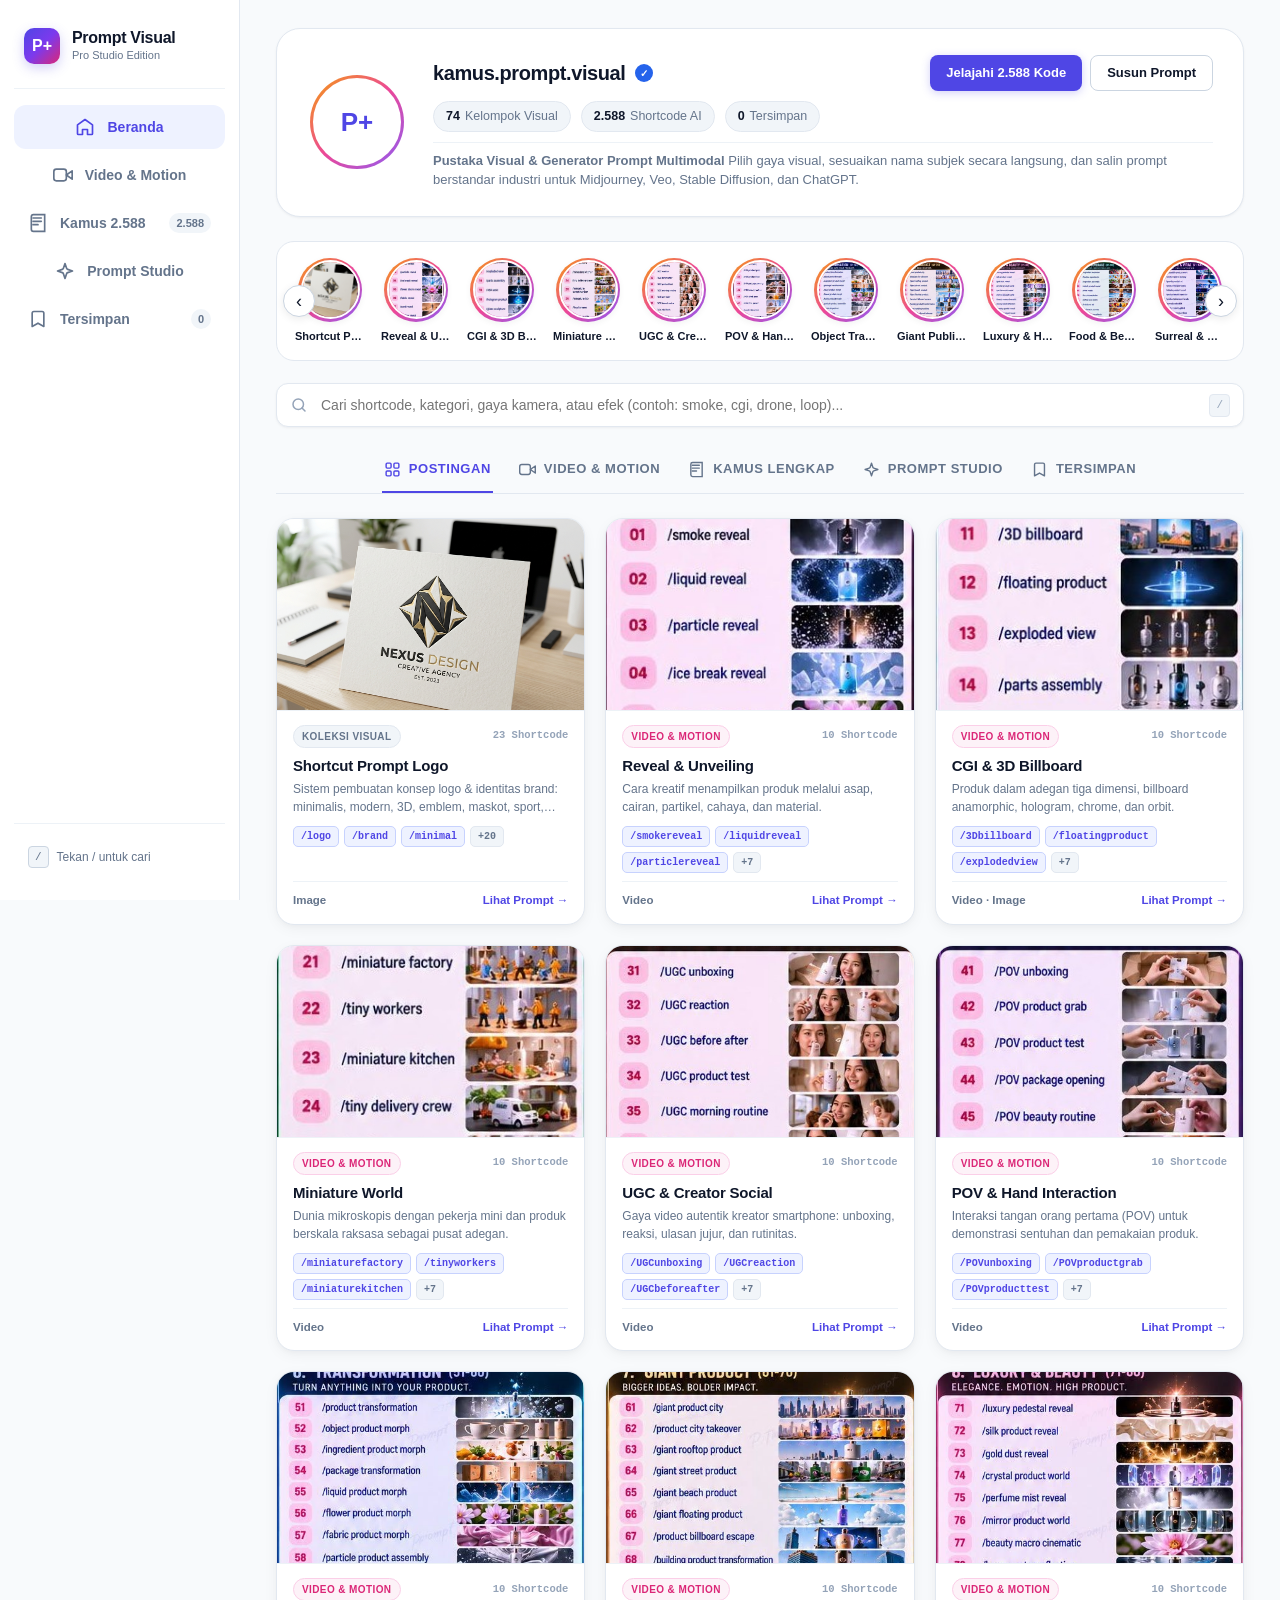
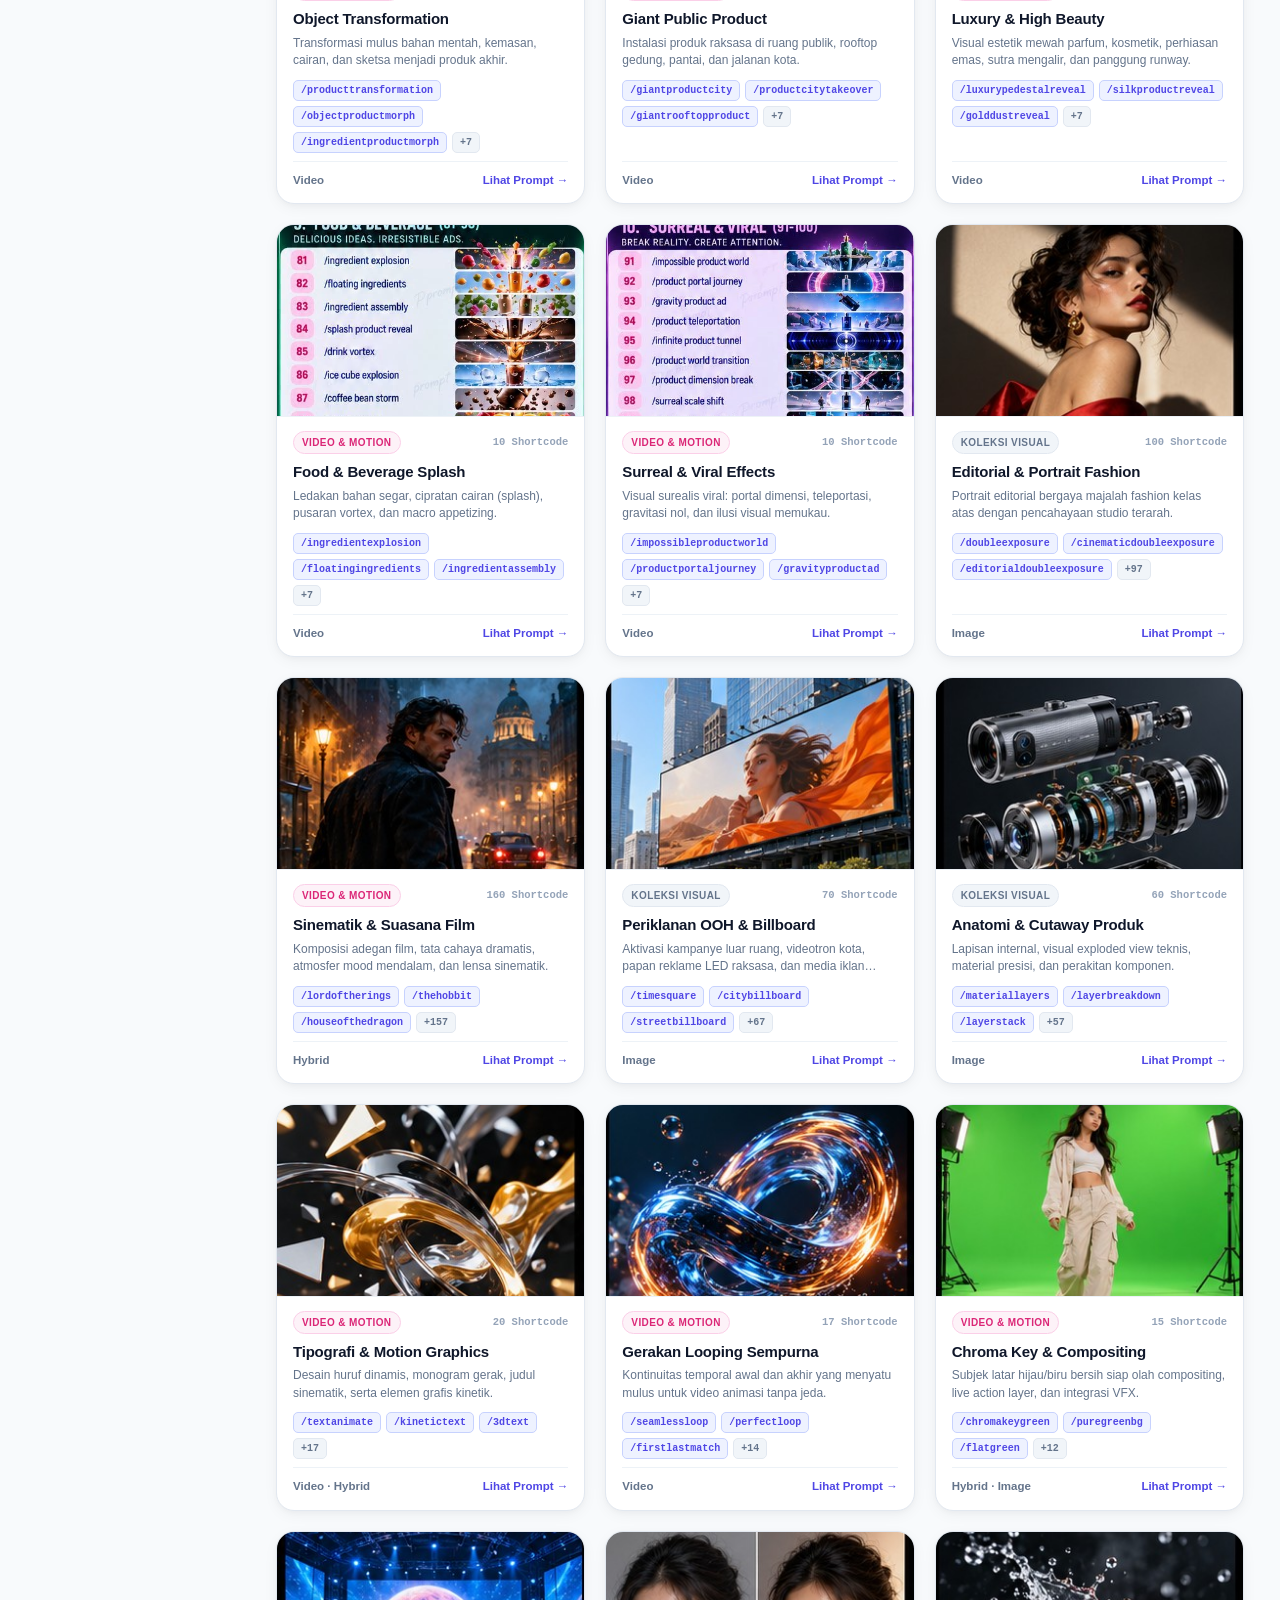
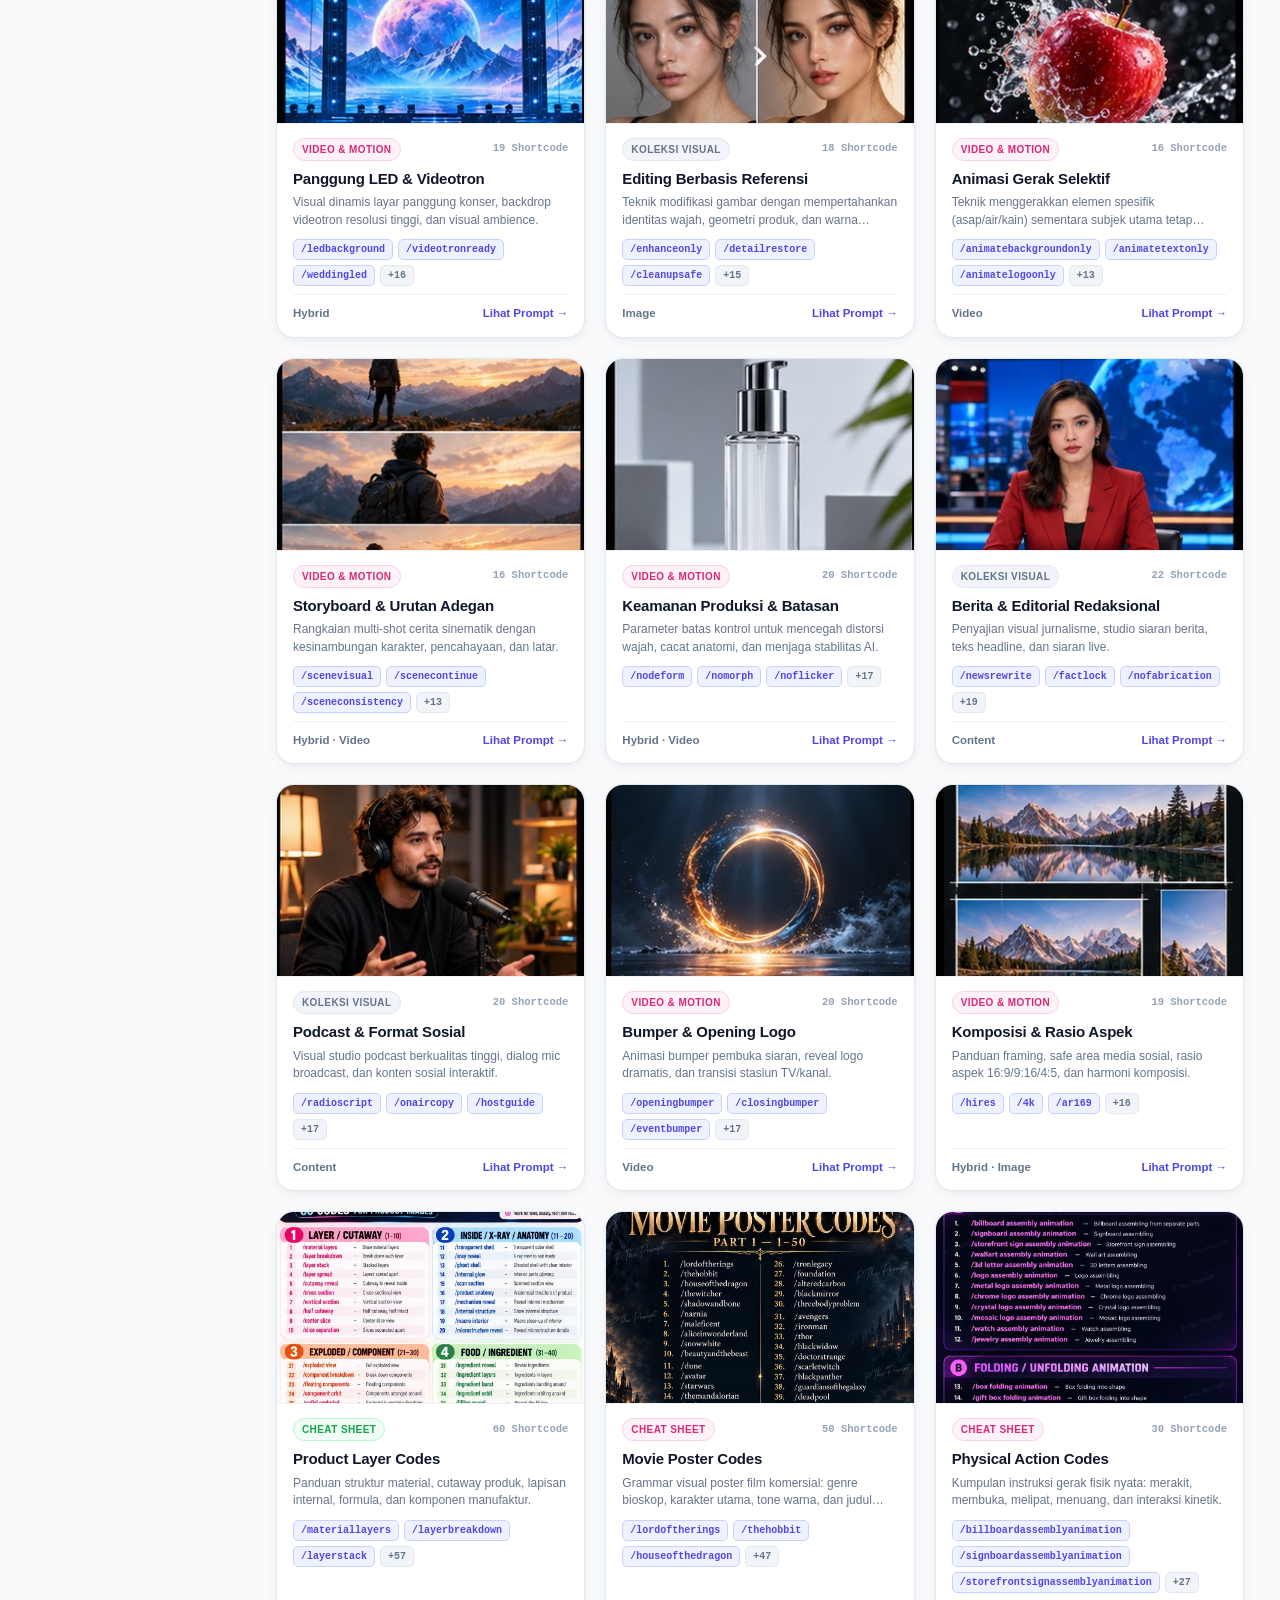
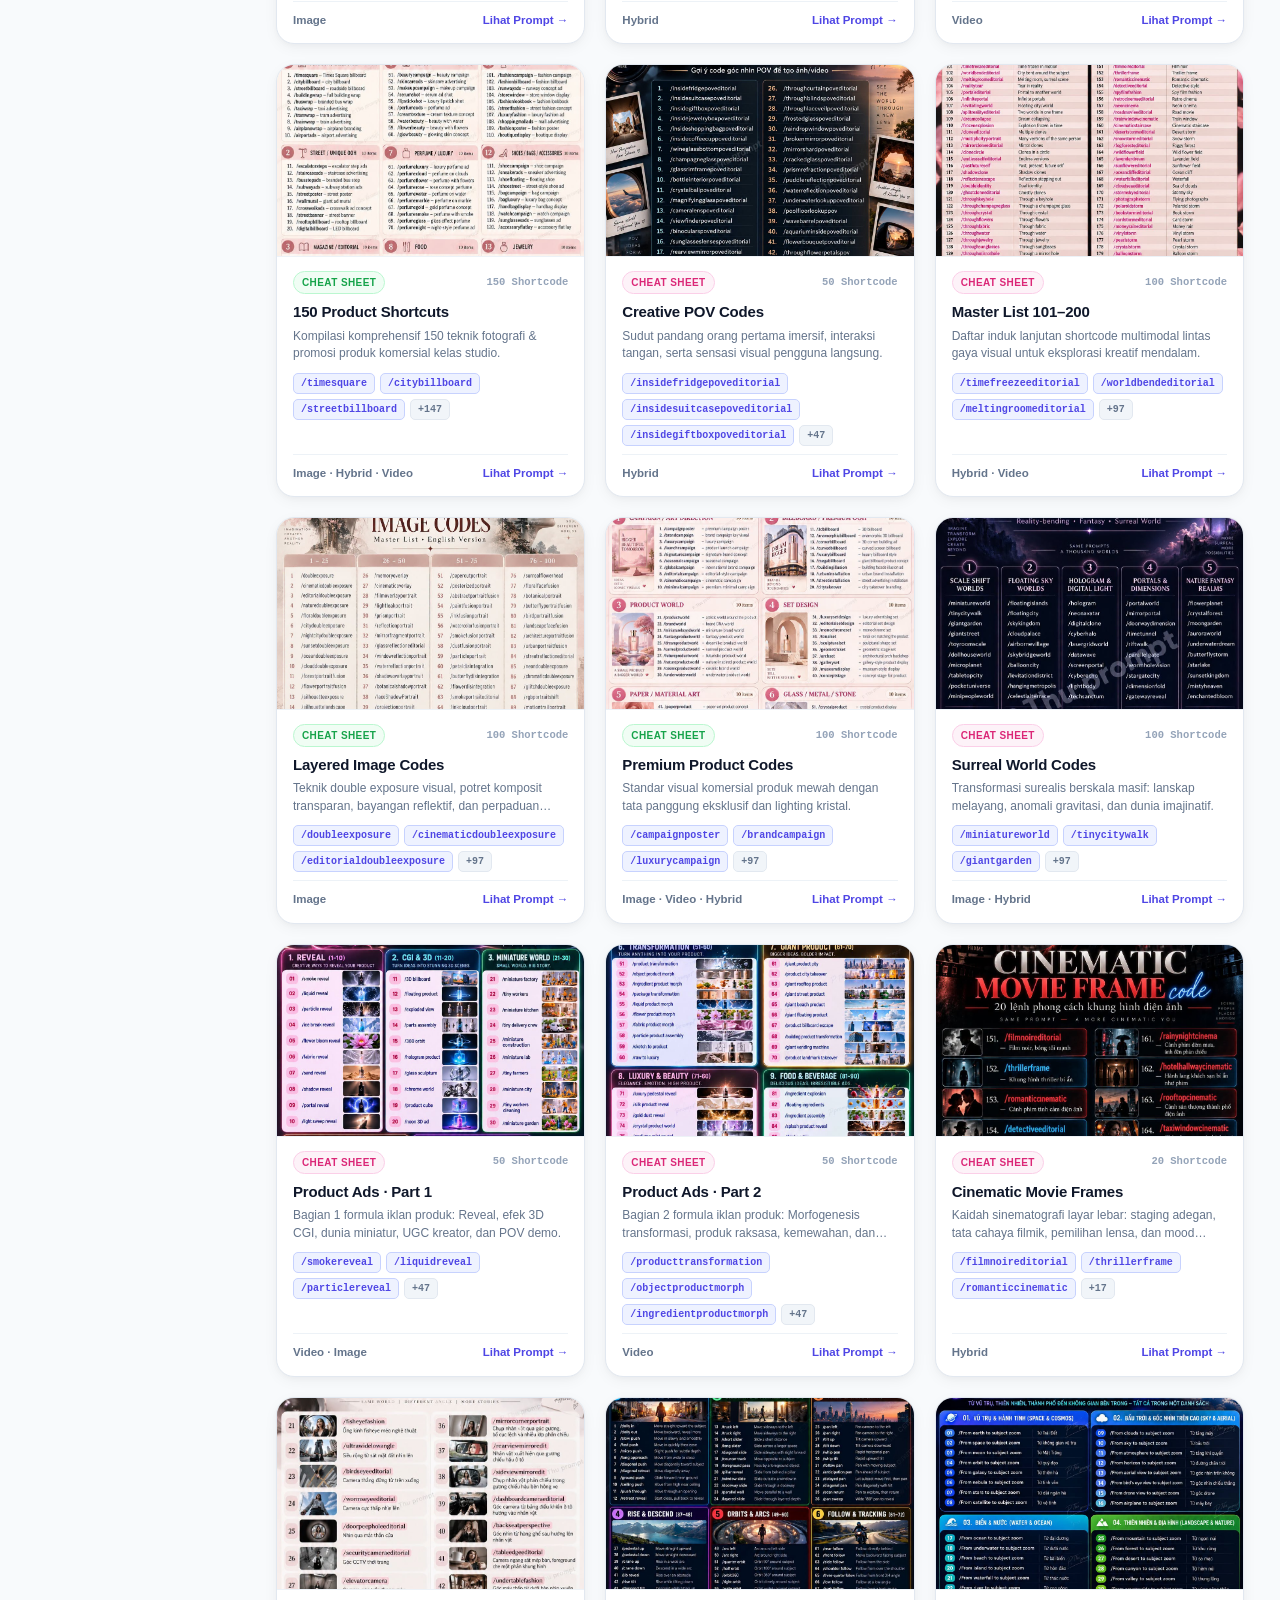
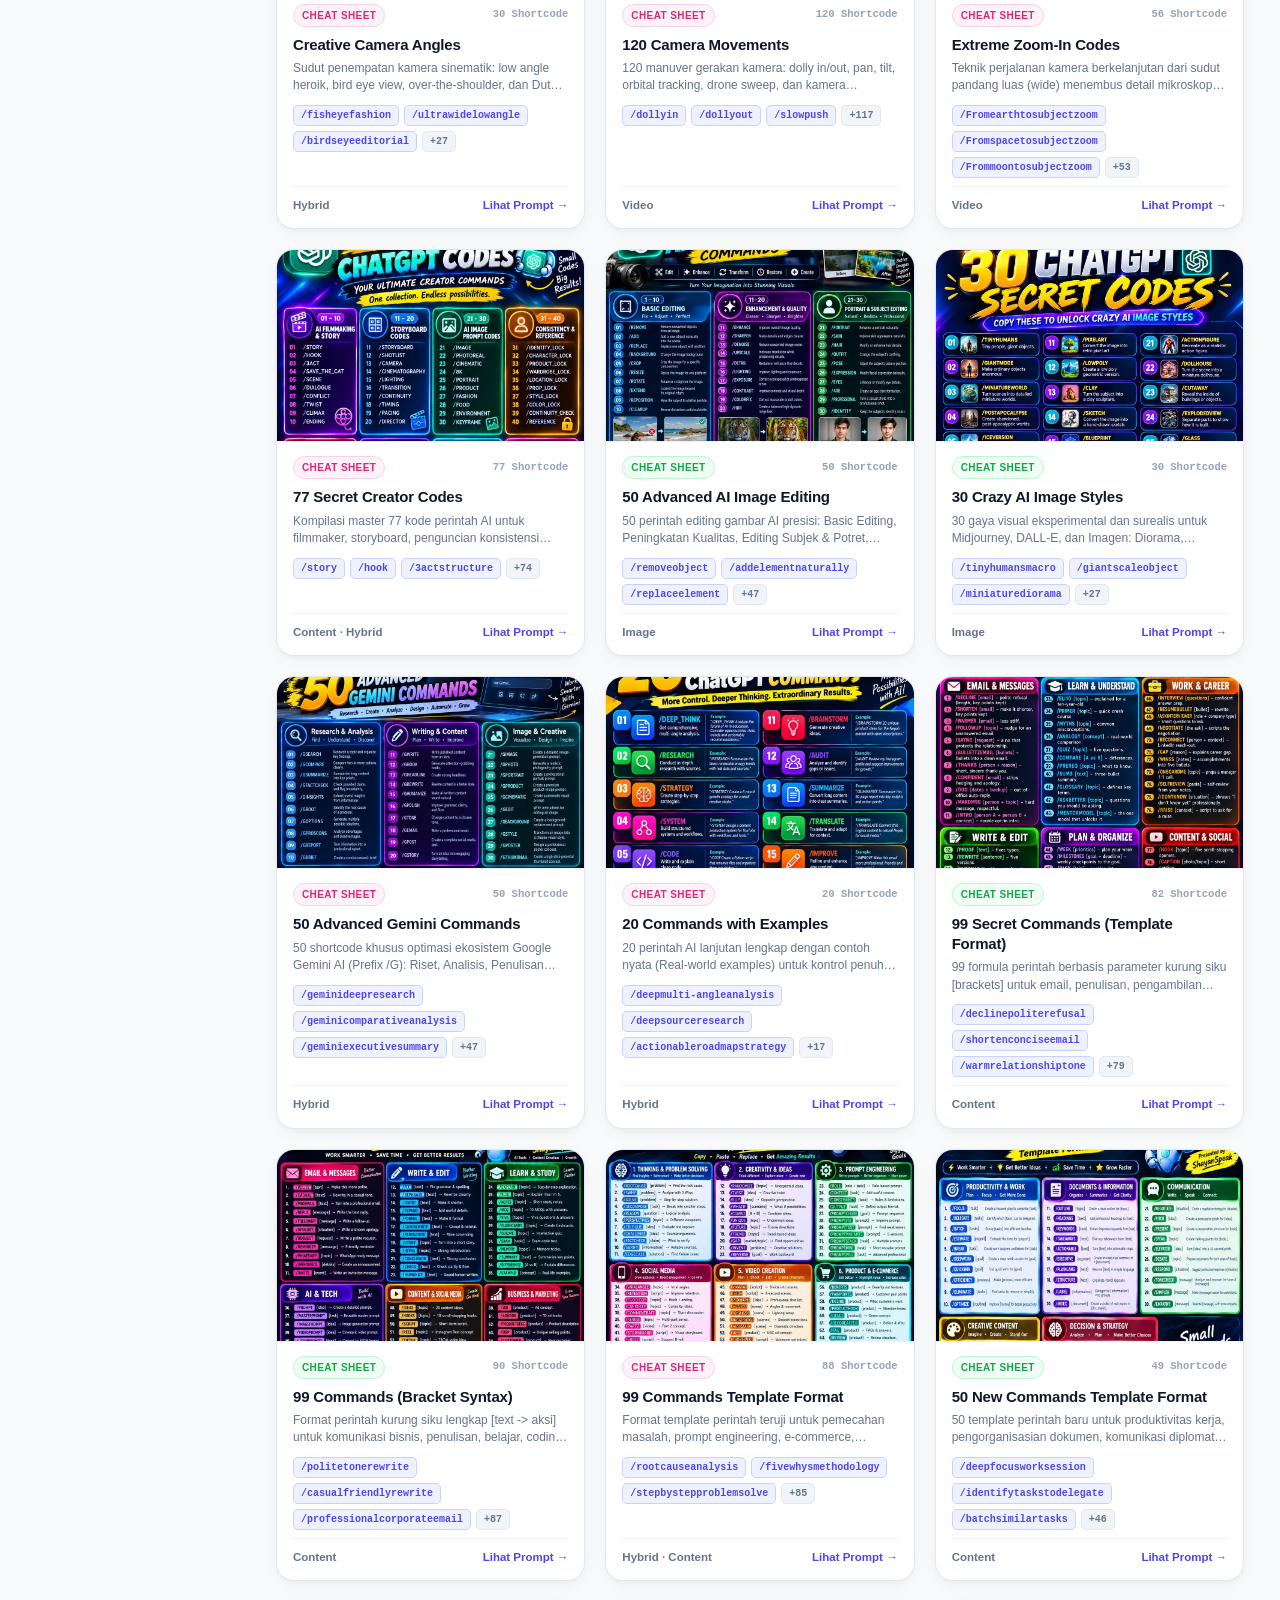
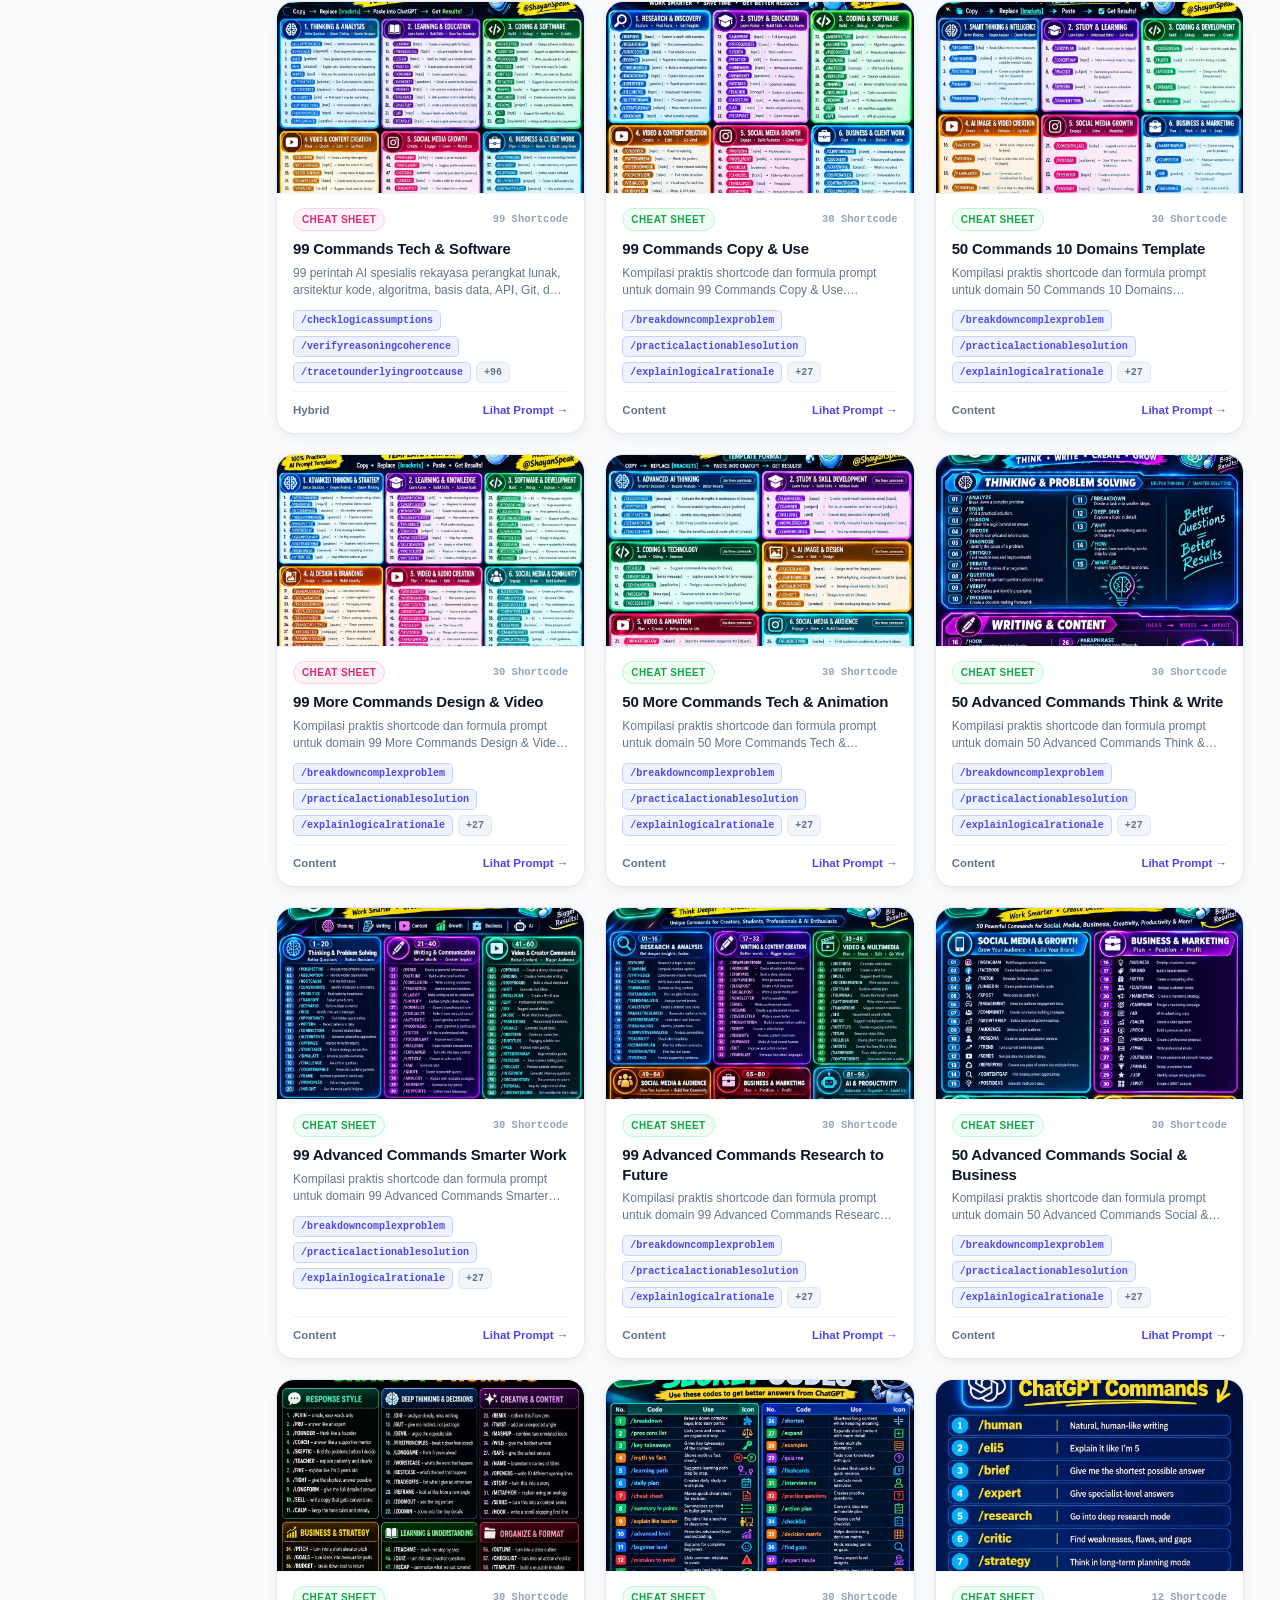
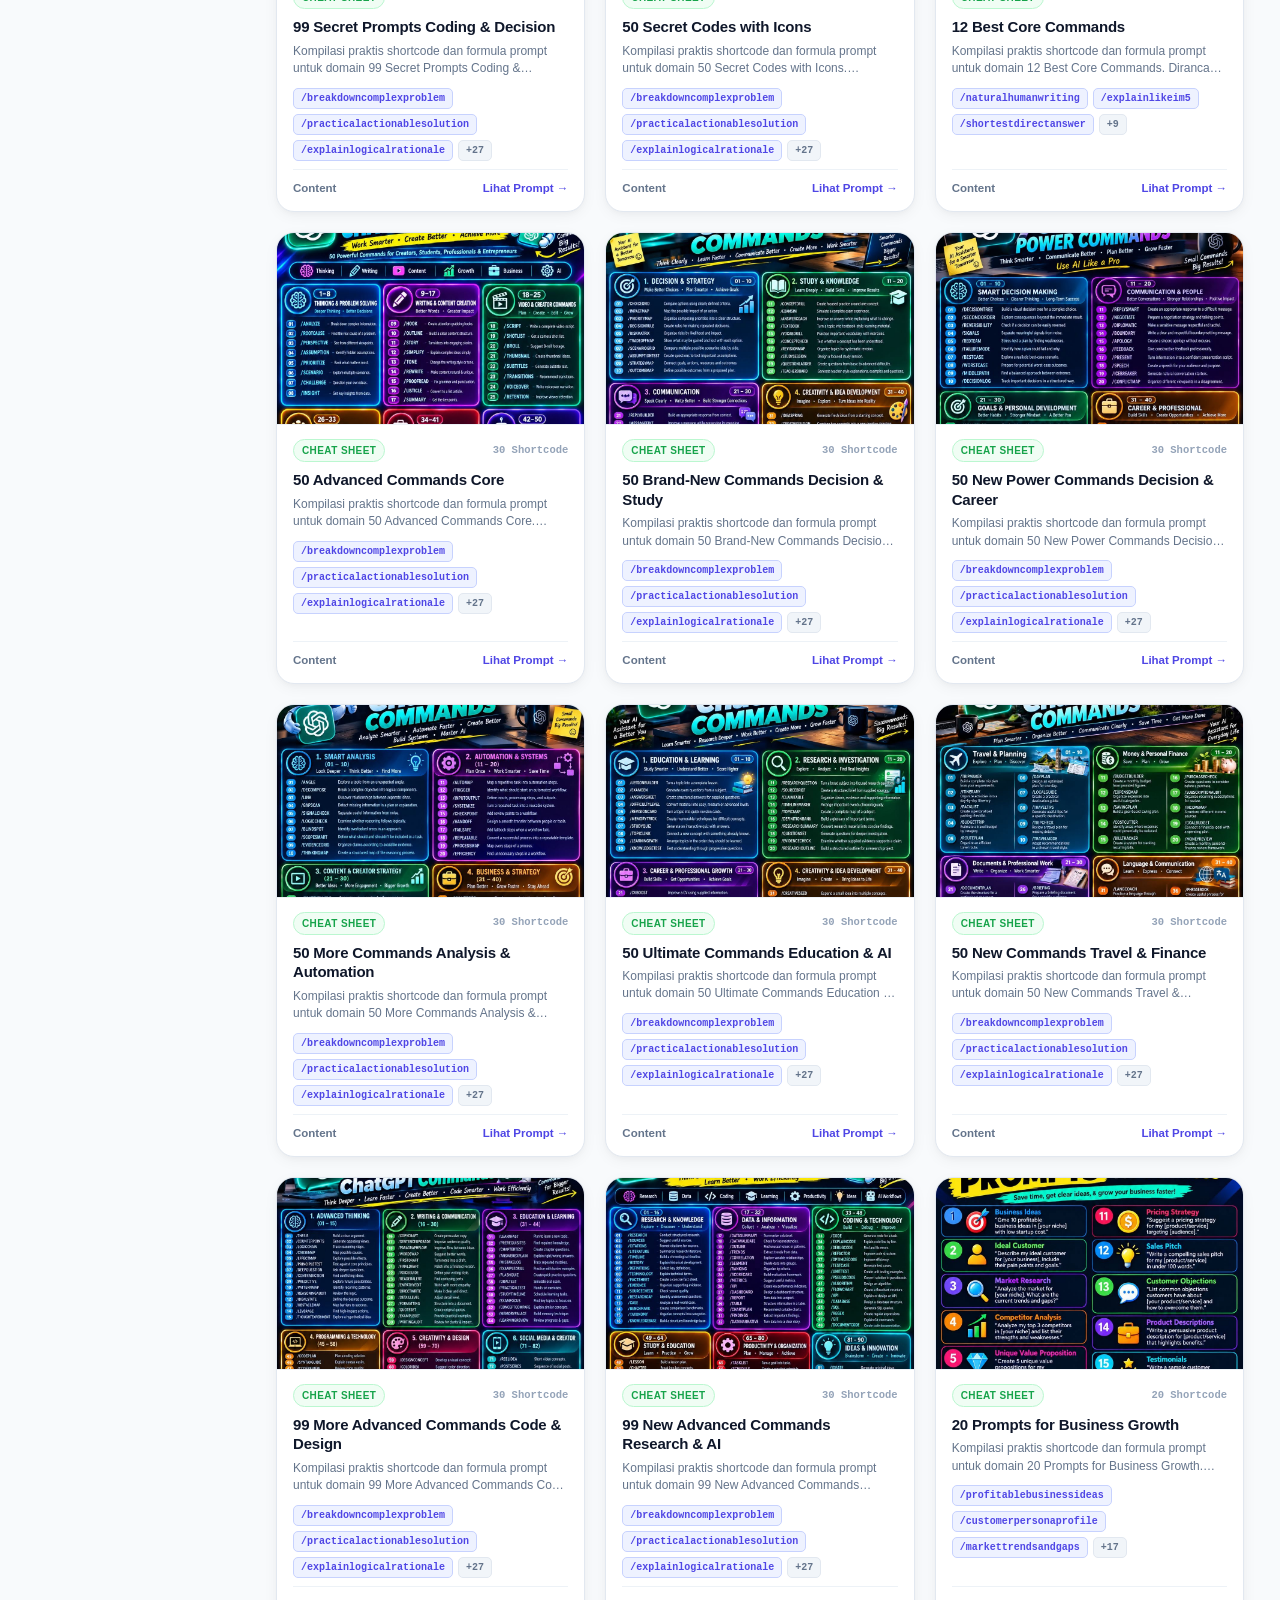
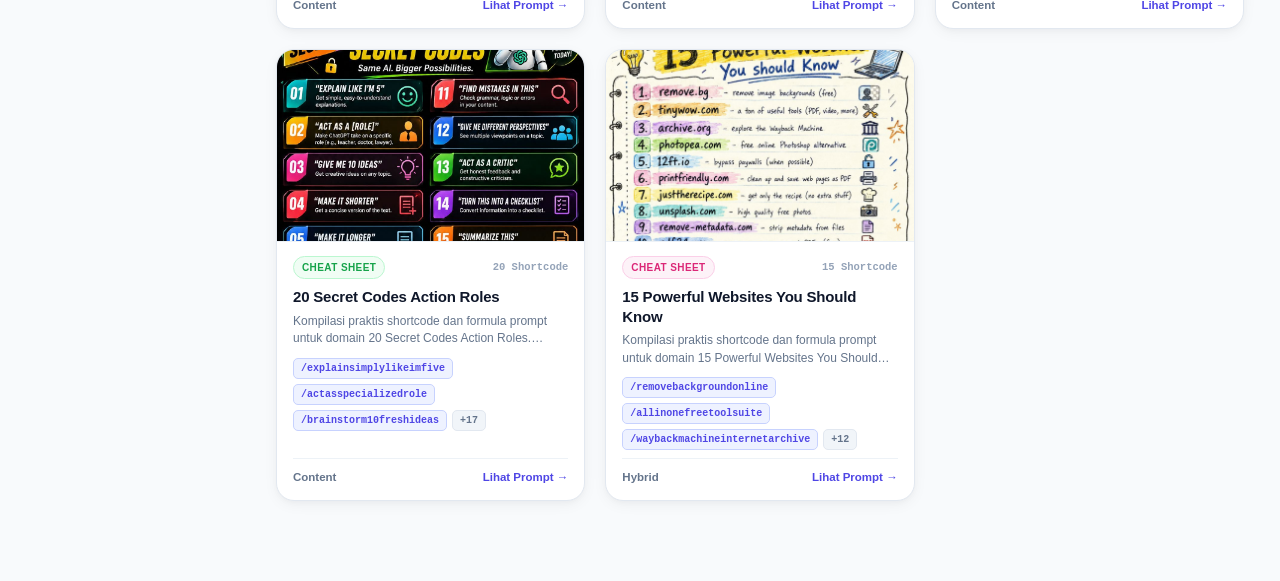
<file: index.html>
<!doctype html>
<html lang="id" data-theme="light">
<head>
  <meta charset="utf-8">
  <meta name="viewport" content="width=device-width, initial-scale=1, viewport-fit=cover">
  <title>Kamus Shortcode Prompt Pro — Pustaka Visual & Prompt Studio</title>
  <meta name="description" content="Pustaka visual interaktif 2.580+ shortcode prompt AI profesional (Image, Video, Google Gemini, ChatGPT, Filmmaking & LLM). Cari, jelajahi, sesuaikan subjek, dan susun prompt siap pakai.">
  <meta name="theme-color" content="#ffffff">
  
  <!-- Stylesheet Modern Pro -->
  <link rel="stylesheet" href="./app-pro.css">
  
  <!-- Favicon SVG Ringan -->
  <link rel="icon" href="data:image/svg+xml,<svg xmlns='http://www.w3.org/2000/svg' viewBox='0 0 24 24'><rect width='24' height='24' rx='7' fill='%234f46e5'/><text x='12' y='16' font-size='12' font-weight='900' fill='%23fff' text-anchor='middle'>P+</text></svg>">
</head>
<body>

  <!-- SVG Symbols Dictionary (Profesional & Modern Feather/Lucide Style) -->
  <svg width="0" height="0" style="position:absolute; display:none;" aria-hidden="true">
    <symbol id="icon-home" viewBox="0 0 24 24">
      <path d="M3 9.5L12 3l9 6.5V20a1 1 0 0 1-1 1h-5v-6h-6v6H4a1 1 0 0 1-1-1V9.5z" fill="none" stroke="currentColor" stroke-width="2" stroke-linecap="round" stroke-linejoin="round"/>
    </symbol>
    <symbol id="icon-video" viewBox="0 0 24 24">
      <polygon points="23 7 16 12 23 17 23 7" fill="none" stroke="currentColor" stroke-width="2" stroke-linecap="round" stroke-linejoin="round"/>
      <rect x="1" y="5" width="15" height="14" rx="3" fill="none" stroke="currentColor" stroke-width="2" stroke-linecap="round" stroke-linejoin="round"/>
    </symbol>
    <symbol id="icon-search" viewBox="0 0 24 24">
      <circle cx="11" cy="11" r="7" fill="none" stroke="currentColor" stroke-width="2"/>
      <path d="m20 20-4-4" fill="none" stroke="currentColor" stroke-width="2" stroke-linecap="round"/>
    </symbol>
    <symbol id="icon-grid" viewBox="0 0 24 24">
      <rect x="3" y="3" width="7" height="7" rx="1.5" fill="none" stroke="currentColor" stroke-width="2"/>
      <rect x="14" y="3" width="7" height="7" rx="1.5" fill="none" stroke="currentColor" stroke-width="2"/>
      <rect x="3" y="14" width="7" height="7" rx="1.5" fill="none" stroke="currentColor" stroke-width="2"/>
      <rect x="14" y="14" width="7" height="7" rx="1.5" fill="none" stroke="currentColor" stroke-width="2"/>
    </symbol>
    <symbol id="icon-explorer" viewBox="0 0 24 24">
      <path d="M4 19.5v-15A2.5 2.5 0 0 1 6.5 2H20v20H6.5a2.5 2.5 0 0 1-2.5-2.5Z" fill="none" stroke="currentColor" stroke-width="2"/>
      <path d="M6 6h10M6 10h10M6 14h6" fill="none" stroke="currentColor" stroke-width="2" stroke-linecap="round"/>
    </symbol>
    <symbol id="icon-save" viewBox="0 0 24 24">
      <path d="M19 21l-7-4-7 4V5a2 2 0 0 1 2-2h10a2 2 0 0 1 2 2v16z" fill="none" stroke="currentColor" stroke-width="2" stroke-linecap="round" stroke-linejoin="round"/>
    </symbol>
    <symbol id="icon-sparkle" viewBox="0 0 24 24">
      <path d="m12 3-1.9 5.8a2 2 0 0 1-1.3 1.3L3 12l5.8 1.9a2 2 0 0 1 1.3 1.3L12 21l1.9-5.8a2 2 0 0 1 1.3-1.3L21 12l-5.8-1.9a2 2 0 0 1-1.3-1.3L12 3z" fill="none" stroke="currentColor" stroke-width="2" stroke-linejoin="round"/>
    </symbol>
    <symbol id="icon-copy" viewBox="0 0 24 24">
      <rect x="9" y="9" width="13" height="13" rx="2" fill="none" stroke="currentColor" stroke-width="2"/>
      <path d="M5 15H4a2 2 0 0 1-2-2V4a2 2 0 0 1 2-2h9a2 2 0 0 1 2 2v1" fill="none" stroke="currentColor" stroke-width="2"/>
    </symbol>
    <symbol id="icon-zoom" viewBox="0 0 24 24">
      <circle cx="11" cy="11" r="7" fill="none" stroke="currentColor" stroke-width="2"/>
      <path d="m20 20-4-4" fill="none" stroke="currentColor" stroke-width="2" stroke-linecap="round"/>
      <line x1="11" y1="8" x2="11" y2="14" stroke="currentColor" stroke-width="2" stroke-linecap="round"/>
      <line x1="8" y1="11" x2="14" y2="11" stroke="currentColor" stroke-width="2" stroke-linecap="round"/>
    </symbol>
    <symbol id="icon-tag" viewBox="0 0 24 24">
      <path d="M20.59 13.41l-7.17 7.17a2 2 0 0 1-2.83 0L2 12V2h10l8.59 8.59a2 2 0 0 1 0 2.82z" fill="none" stroke="currentColor" stroke-width="2"/>
      <circle cx="7" cy="7" r="1.5" fill="currentColor"/>
    </symbol>
  </svg>

  <div class="app-layout">
    
    <!-- Sidebar Navigation (Desktop & Tablet) -->
    <aside class="app-sidebar" aria-label="Navigasi Utama">
      <div class="sidebar-header">
        <div class="brand-icon">P+</div>
        <div>
          <div class="brand-title">Prompt Visual</div>
          <div class="brand-subtitle">Pro Studio Edition</div>
        </div>
      </div>

      <nav class="sidebar-nav">
        <button class="nav-link active" data-view="feed" title="Beranda Galeri Visual">
          <svg class="icon"><use href="#icon-home"/></svg>
          <span class="nav-label">Beranda</span>
        </button>
        <button class="nav-link" data-view="motion" title="Video & Motion Visual (Veo, Runway, Sora)">
          <svg class="icon"><use href="#icon-video"/></svg>
          <span class="nav-label">Video & Motion</span>
        </button>
        <button class="nav-link" data-view="explorer" title="Jelajahi 2.588 Shortcode Lengkap">
          <svg class="icon"><use href="#icon-explorer"/></svg>
          <span class="nav-label">Kamus 2.588</span>
          <span class="badge-count">2.588</span>
        </button>
        <button class="nav-link" data-view="composer" title="Prompt Studio / Peramu Prompt">
          <svg class="icon"><use href="#icon-sparkle"/></svg>
          <span class="nav-label">Prompt Studio</span>
        </button>
        <button class="nav-link" data-view="saved" title="Kelompok & Kode Tersimpan">
          <svg class="icon"><use href="#icon-save"/></svg>
          <span class="nav-label">Tersimpan</span>
          <span class="badge-count" id="savedNavBadge">0</span>
        </button>
      </nav>

      <div class="sidebar-footer">
        <div style="font-size:12px; color:var(--text-muted); padding:8px 14px; display:flex; align-items:center; gap:8px;">
          <kbd style="font-family:var(--font-mono); background:#f1f5f9; border:1px solid #cbd5e1; border-radius:4px; padding:2px 6px; font-size:11px;">/</kbd>
          <span>Tekan / untuk cari</span>
        </div>
      </div>
    </aside>

    <!-- Mobile Top Header -->
    <header class="mobile-header">
      <div style="display:flex; align-items:center; gap:10px;">
        <div class="brand-icon" style="width:30px; height:30px; font-size:13px; border-radius:9px;">P+</div>
        <b style="font-size:16px;">Prompt Visual</b>
      </div>
      <div style="display:flex; gap:10px;">
        <button data-view="composer" style="padding:6px; color:var(--text-main);" aria-label="Buka Prompt Studio">
          <svg style="width:22px; height:22px;" viewBox="0 0 24 24" fill="none" stroke="currentColor"><use href="#icon-sparkle"/></svg>
        </button>
        <button data-view="saved" style="padding:6px; color:var(--text-main);" aria-label="Lihat Tersimpan">
          <svg style="width:22px; height:22px;" viewBox="0 0 24 24" fill="none" stroke="currentColor"><use href="#icon-save"/></svg>
        </button>
      </div>
    </header>

    <!-- Main Content Area -->
    <main class="app-main">
      <div class="content-container">

        <!-- Profile Hero Section -->
        <section class="profile-card">
          <div class="profile-grid">
            <div class="avatar-ring">
              <div class="avatar-inner">P+</div>
            </div>
            <div class="profile-info">
              <div class="profile-title-row">
                <h1 class="profile-username">kamus.prompt.visual</h1>
                <span class="verified-badge" title="Terverifikasi">✓</span>
                <div class="btn-action-group">
                  <button class="btn-action primary" id="btnExploreAll">Jelajahi 2.588 Kode</button>
                  <button class="btn-action" id="btnComposePrompt">Susun Prompt</button>
                </div>
              </div>

              <div class="profile-stats">
                <div class="stat-chip"><b id="groupCount">79</b> Kelompok Visual</div>
                <div class="stat-chip"><b id="codeCount">2.588</b> Shortcode AI</div>
                <div class="stat-chip"><b id="savedCount">0</b> Tersimpan</div>
              </div>

              <div class="profile-bio">
                <b>Pustaka Visual & Generator Prompt Multimodal</b>
                Pilih gaya visual, sesuaikan nama subjek secara langsung, dan salin prompt berstandar industri untuk Midjourney, Veo, Stable Diffusion, dan ChatGPT.
              </div>
            </div>
          </div>
        </section>

        <!-- Highlights / Stories Carousel -->
        <section class="stories-section" aria-label="Sorotan Kelompok Visual">
          <button class="carousel-btn prev" id="carouselPrev" aria-label="Geser ke kiri">‹</button>
          <div class="stories-carousel" id="storiesCarousel"></div>
          <button class="carousel-btn next" id="carouselNext" aria-label="Geser ke kanan">›</button>
        </section>

        <!-- Search Bar Global -->
        <section class="search-filter-card">
          <div class="search-input-wrap">
            <svg class="search-icon" viewBox="0 0 24 24"><use href="#icon-search"/></svg>
            <input type="text" class="search-input" id="globalSearchInput" placeholder="Cari shortcode, kategori, gaya kamera, atau efek (contoh: smoke, cgi, drone, loop)..." aria-label="Cari shortcode atau kelompok">
            <button class="search-clear" id="searchClearBtn" aria-label="Bersihkan pencarian">×</button>
            <kbd class="kbd-shortcut hide-mobile">/</kbd>
          </div>
        </section>

        <!-- Main View Tabs Navigation -->
        <nav class="view-tabs" aria-label="Navigasi Tampilan">
          <button class="view-tab active" data-view="feed">
            <svg class="icon"><use href="#icon-grid"/></svg>
            Postingan
          </button>
          <button class="view-tab" data-view="motion">
            <svg class="icon"><use href="#icon-video"/></svg>
            Video & Motion
          </button>
          <button class="view-tab" data-view="explorer">
            <svg class="icon"><use href="#icon-explorer"/></svg>
            Kamus Lengkap
          </button>
          <button class="view-tab" data-view="composer">
            <svg class="icon"><use href="#icon-sparkle"/></svg>
            Prompt Studio
          </button>
          <button class="view-tab" data-view="saved">
            <svg class="icon"><use href="#icon-save"/></svg>
            Tersimpan
          </button>
        </nav>

        <!-- SECTION 1: FEED GRID (Postingan / Motion / Saved) -->
        <section id="feedSection">
          <div class="groups-feed" id="feedGrid"></div>
        </section>

        <!-- SECTION 2: GRANULAR EXPLORER (2.588 ALL CODES) -->
        <section id="explorerSection" style="display:none;">
          <div class="explorer-toolbar">
            <select class="select-custom" id="explorerMediaSelect" aria-label="Filter Media">
              <option value="">Semua Media</option>
              <option value="Image">Image (Gambar)</option>
              <option value="Video">Video</option>
              <option value="Hybrid">Hybrid (Gambar & Video)</option>
              <option value="Content">Content (Teks & Editorial)</option>
            </select>
            <select class="select-custom" id="explorerFamilySelect" aria-label="Filter Keluarga Fungsi">
              <option value="">Semua Keluarga Fungsi</option>
            </select>
            <span class="badge-count" id="explorerTotalBadge" style="margin-left:auto;">2.588 Shortcode</span>
          </div>
          <div class="codes-grid" id="explorerGrid"></div>
          <div class="pagination-bar" id="explorerPager"></div>
        </section>

        <!-- SECTION 3: PROMPT STUDIO (COMPOSER) -->
        <section id="composerSection" style="display:none;">
          <div class="composer-view">
            <!-- Left Config Panel -->
            <div class="composer-panel">
              <h3>
                <svg style="width:20px;height:20px;color:var(--primary);" viewBox="0 0 24 24"><use href="#icon-sparkle"/></svg>
                Peramu Brief Prompt
              </h3>
              
              <div class="form-group">
                <label class="form-label" for="composerSubject">Subjek / Produk Utama</label>
                <input class="form-input" id="composerSubject" value="Botol parfum kaca mewah dengan embun dingin" placeholder="Tuliskan nama produk atau subjek Anda...">
              </div>

              <div class="form-grid-2">
                <div class="form-group">
                  <label class="form-label" for="composerPresetSelect">Preset Industri</label>
                  <select class="form-select" id="composerPresetSelect">
                    <option value="">Pilih Preset Siap Pakai...</option>
                    <option value="logo">Logo & Brand Identity Studio</option>
                    <option value="product">Product Commercial Ad</option>
                    <option value="wedding">Wedding / Event Visual</option>
                    <option value="food">Food & Beverage Commercial</option>
                    <option value="fashion">Fashion Editorial</option>
                    <option value="ugc">UGC / Creator Smartphone Review</option>
                  </select>
                </div>
                <div class="form-group">
                  <label class="form-label" for="composerMode">Mode Output</label>
                  <select class="form-select" id="composerMode">
                    <option value="image">Gambar (Still Image)</option>
                    <option value="video">Video (Veo / Motion)</option>
                  </select>
                </div>
              </div>

              <div class="form-grid-2">
                <div class="form-group">
                  <label class="form-label" for="composerRatio">Rasio Aspek</label>
                  <select class="form-select" id="composerRatio">
                    <option value="16:9">16:9 (Lanskap Sinematik)</option>
                    <option value="9:16">9:16 (Vertikal / Reels)</option>
                    <option value="1:1">1:1 (Persegi)</option>
                    <option value="4:5">4:5 (Feed Portrait)</option>
                  </select>
                </div>
                <div class="form-group">
                  <label class="form-label" for="composerDuration">Durasi Video</label>
                  <select class="form-select" id="composerDuration">
                    <option value="5 seconds">5 Detik</option>
                    <option value="8 seconds">8 Detik</option>
                    <option value="10 seconds">10 Detik</option>
                  </select>
                </div>
              </div>

              <div class="form-group">
                <label class="form-label" for="composerLighting">Lighting & Suasana</label>
                <input class="form-input" id="composerLighting" value="studio commercial lighting, elegant soft volumetric glow, crisp reflections">
              </div>

              <div class="form-group">
                <label class="form-label" for="composerConstraints">Batasan & Lock Konsistensi</label>
                <input class="form-input" id="composerConstraints" value="preserve exact product geometry, label and logo; no extra unwanted text; clean frame">
              </div>

              <div class="form-group">
                <label class="form-label">Shortcode Terpilih di Studio</label>
                <div class="selected-tags-box" id="composerSelectedTags"></div>
              </div>

              <button class="btn-action" id="composerClearBtn" style="font-size:12px;">Kosongkan Pilihan Shortcode</button>
            </div>

            <!-- Right Output Panel -->
            <div class="composer-panel">
              <h3>
                <svg style="width:20px;height:20px;color:var(--primary);" viewBox="0 0 24 24"><use href="#icon-copy"/></svg>
                Prompt Terpadu Siap Pakai
              </h3>
              <textarea class="composer-output-box" id="composerOutput" readonly></textarea>
              <div style="margin-top:14px; display:flex; gap:10px;">
                <button class="btn-action primary" id="composerCopyBtn" style="flex:1; height:42px;">
                  Salin Prompt Lengkap
                </button>
              </div>
            </div>
          </div>
        </section>

      </div>
    </main>

    <!-- Mobile Bottom Navigation Bar -->
    <nav class="mobile-bottom-nav" aria-label="Navigasi Bawah Seluler">
      <button class="bottom-nav-btn active" data-view="feed">
        <svg class="icon"><use href="#icon-home"/></svg>
        <span>Beranda</span>
      </button>
      <button class="bottom-nav-btn" data-view="motion">
        <svg class="icon"><use href="#icon-video"/></svg>
        <span>Motion</span>
      </button>
      <button class="bottom-nav-btn" data-view="explorer">
        <svg class="icon"><use href="#icon-explorer"/></svg>
        <span>Kamus</span>
      </button>
      <button class="bottom-nav-btn" data-view="composer">
        <svg class="icon"><use href="#icon-sparkle"/></svg>
        <span>Studio</span>
      </button>
      <button class="bottom-nav-btn" data-view="saved">
        <svg class="icon"><use href="#icon-save"/></svg>
        <span>Tersimpan</span>
      </button>
    </nav>
  </div>

  <!-- MODAL DIALOG (Detail Kelompok & Galeri Gambar Bersih) -->
  <div class="modal-overlay" id="modalOverlay" role="dialog" aria-modal="true" aria-labelledby="modalGroupTitle">
    <div class="modal-dialog">
      
      <!-- Sisi Kiri: Galeri Hasil & Inspirasi Visual yang Bersih & Utuh -->
      <div class="modal-media-side">
        <div class="modal-gallery-grid" id="modalGalleryGrid"></div>
      </div>

      <!-- Sisi Kanan: Kontrol, Subjek Dinamis & Daftar Shortcode -->
      <div class="modal-info-side">
        <header class="modal-header">
          <div class="modal-avatar-mini">P+</div>
          <div class="modal-header-text">
            <b>kamus.prompt.visual</b>
            <small id="modalCollectionName">Koleksi Visual</small>
          </div>
          <button class="modal-close-btn" id="modalCloseBtn" aria-label="Tutup Dialog">×</button>
        </header>

        <div class="modal-group-summary">
          <h2 class="modal-group-title" id="modalGroupTitle">Judul Kelompok</h2>
          <p class="modal-group-desc" id="modalGroupDesc">Deskripsi kelompok visual.</p>
        </div>

        <!-- Formula & Workflow Box Khusus (Opsional sesuai Grup) -->
        <div class="modal-formula-container" id="modalFormulaContainer" style="display:none;"></div>

        <!-- Live Subject Replacer Bar -->
        <div class="modal-subject-bar">
          <span class="subject-label">Subjek:</span>
          <input type="text" class="subject-input" id="modalSubjectInput" placeholder="Ketik nama produk atau subjek Anda..." aria-label="Subjek kustom untuk prompt">
        </div>

        <!-- Scrollable Shortcode List -->
        <div class="modal-codes-list" id="modalCodesList"></div>

        <!-- Detail Drawer Active Code -->
        <div class="modal-short-detail" id="modalShortDetail"></div>

        <!-- Footer Actions -->
        <footer class="modal-footer-actions">
          <button class="btn-action primary" id="modalSaveGroupBtn">Simpan Kelompok</button>
          <button class="btn-action" id="modalCopyAllBtn">Salin Semua Shortcode</button>
        </footer>
      </div>

    </div>
  </div>

  <!-- Lightbox Modal untuk Melihat Gambar / Poster Resolusi Penuh dengan Deep Zoom & Pan -->
  <div class="lightbox-overlay" id="lightboxOverlay" role="dialog" aria-modal="true" aria-label="Tampilan detail gambar dan poster">
    <!-- Top Bar Lightbox -->
    <div class="lightbox-topbar">
      <div class="lightbox-title-wrap">
        <span class="lightbox-badge">Resolusi Penuh</span>
        <h3 class="lightbox-caption" id="lightboxCaption">Judul Poster</h3>
      </div>
      
      <!-- Toolbar Zoom Interaktif & Profesional -->
      <div class="lightbox-toolbar">
        <button class="lb-tool-btn" id="lbZoomOut" title="Perkecil Zoom (-)" aria-label="Perkecil zoom">
          <svg width="18" height="18" viewBox="0 0 24 24" fill="none" stroke="currentColor" stroke-width="2.5"><circle cx="11" cy="11" r="7"/><line x1="8" y1="11" x2="14" y2="11"/></svg>
        </button>
        <span class="lb-zoom-level" id="lbZoomLevel">100%</span>
        <button class="lb-tool-btn" id="lbZoomIn" title="Perbesar Zoom (+)" aria-label="Perbesar zoom">
          <svg width="18" height="18" viewBox="0 0 24 24" fill="none" stroke="currentColor" stroke-width="2.5"><circle cx="11" cy="11" r="7"/><line x1="11" y1="8" x2="11" y2="14"/><line x1="8" y1="11" x2="14" y2="11"/></svg>
        </button>
        <button class="lb-tool-btn" id="lbZoomReset" title="Reset Ukuran (Fit)" aria-label="Reset ukuran">
          <svg width="18" height="18" viewBox="0 0 24 24" fill="none" stroke="currentColor" stroke-width="2.2"><path d="M3 12a9 9 0 1 0 9-9 9.75 9.75 0 0 0-6.74 2.74L3 8"/><path d="M3 3v5h5"/></svg>
        </button>
        <button class="lightbox-close" id="lightboxClose" aria-label="Tutup Tampilan Penuh (ESC)" title="Tutup (ESC)">×</button>
      </div>
    </div>

    <!-- Viewport Gambar yang Mendukung Zoom & Pan Bebas -->
    <div class="lightbox-viewport" id="lightboxViewport">
      <div class="lightbox-stage" id="lightboxStage">
        <img class="lightbox-img" id="lightboxImg" alt="Gambar resolusi penuh" draggable="false">
      </div>
    </div>

    <!-- Petunjuk Navigasi Ringkas di Bagian Bawah -->
    <div class="lightbox-bottom-hint">
      <span>💡 Scroll mouse atau klik tombol <b>+ / -</b> untuk zoom detail. Klik & geser gambar untuk membaca teks tabel.</span>
    </div>
  </div>

  <!-- Toast Notification Container -->
  <div class="toast-notice" id="toastNotice"></div>

  <!-- Scripts -->
  <script src="./kamus-data-v4.js"></script>
  <script src="./prompt-baru-data.js"></script>
  <script src="./app-pro.js"></script>
</body>
</html>
</file>
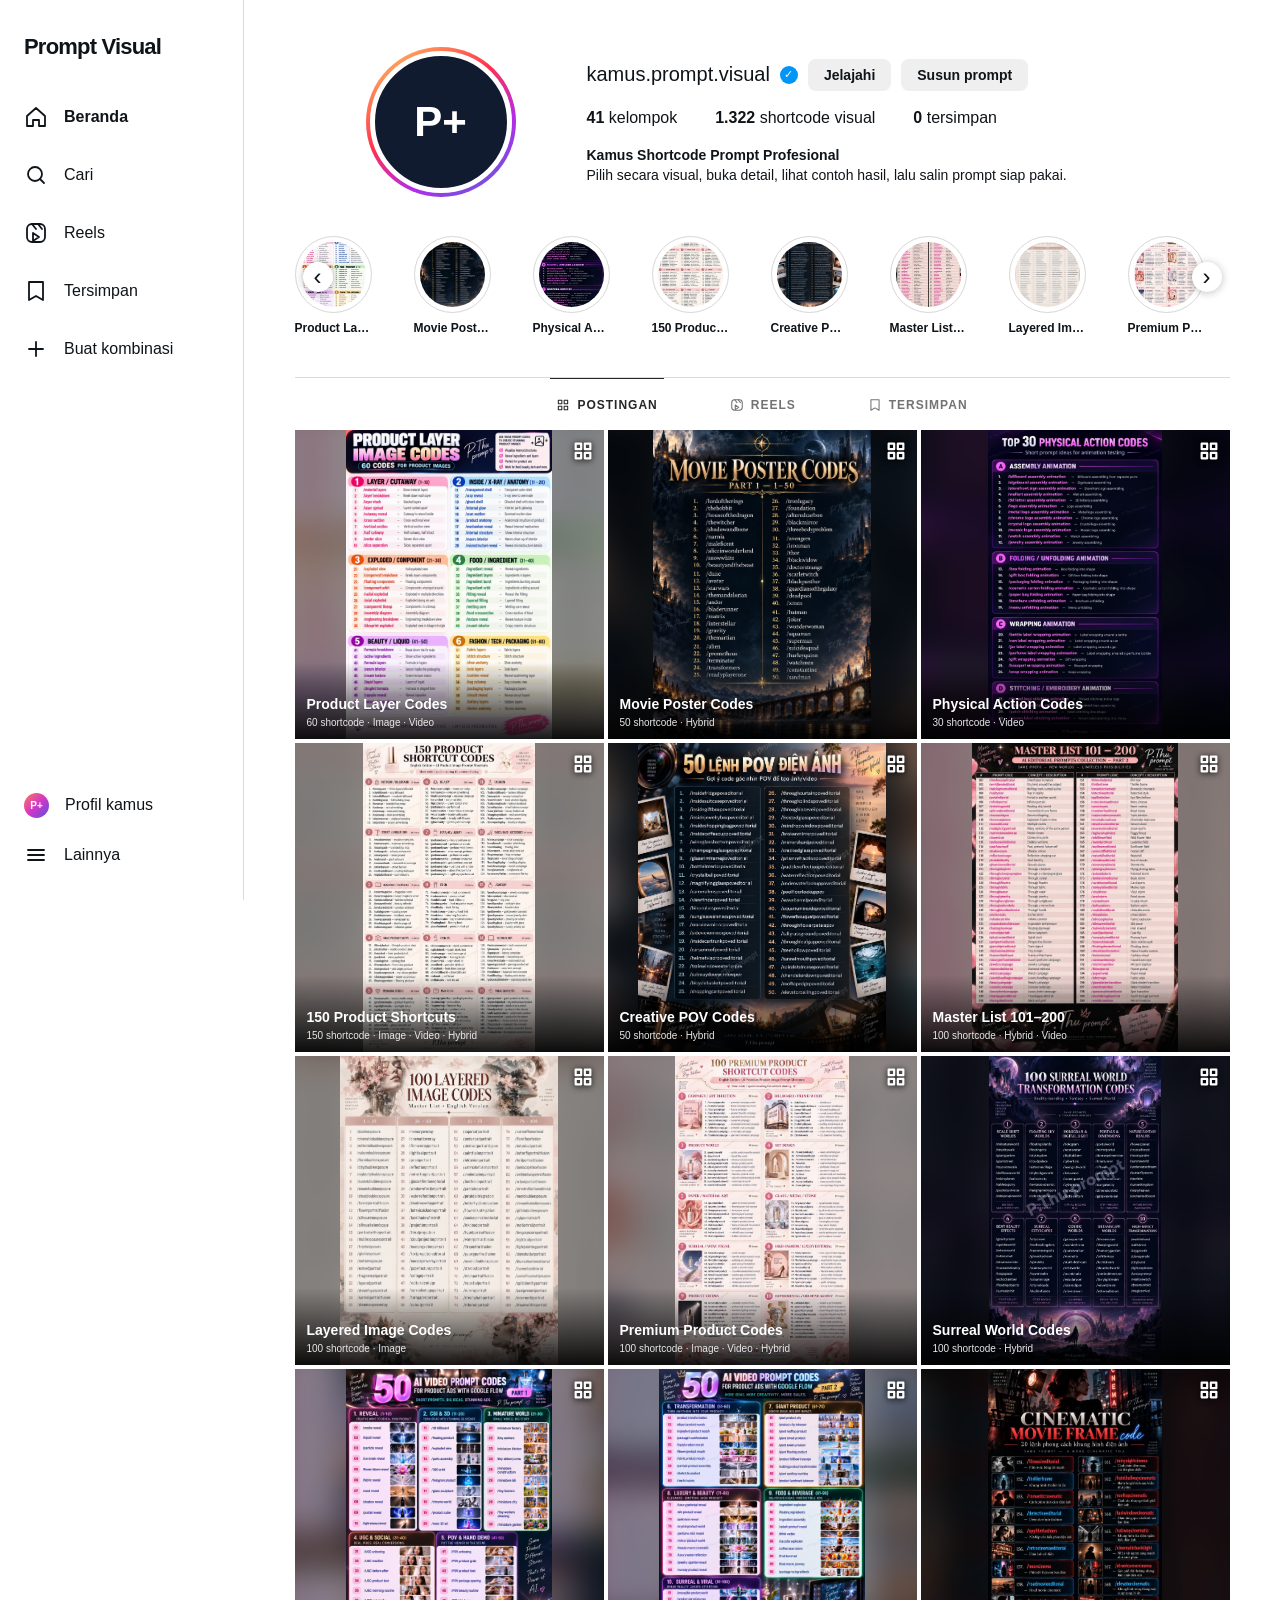
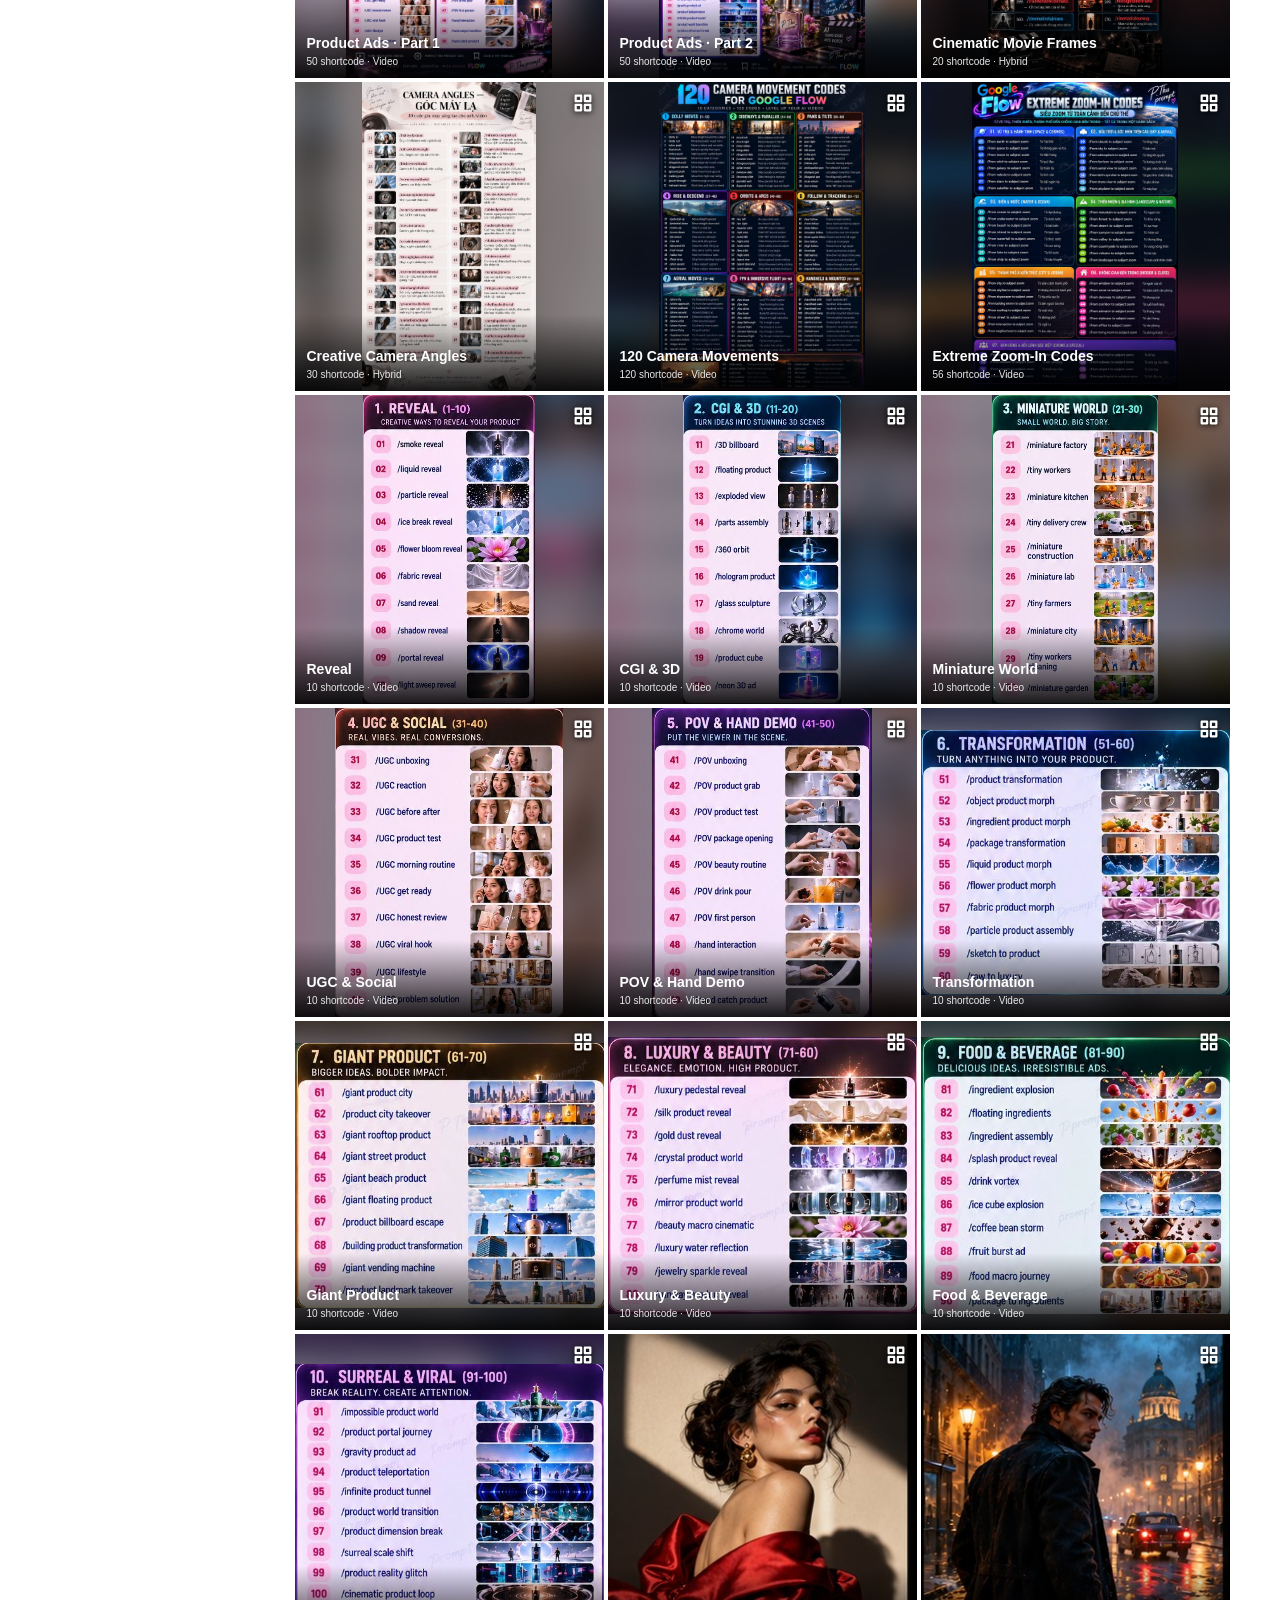
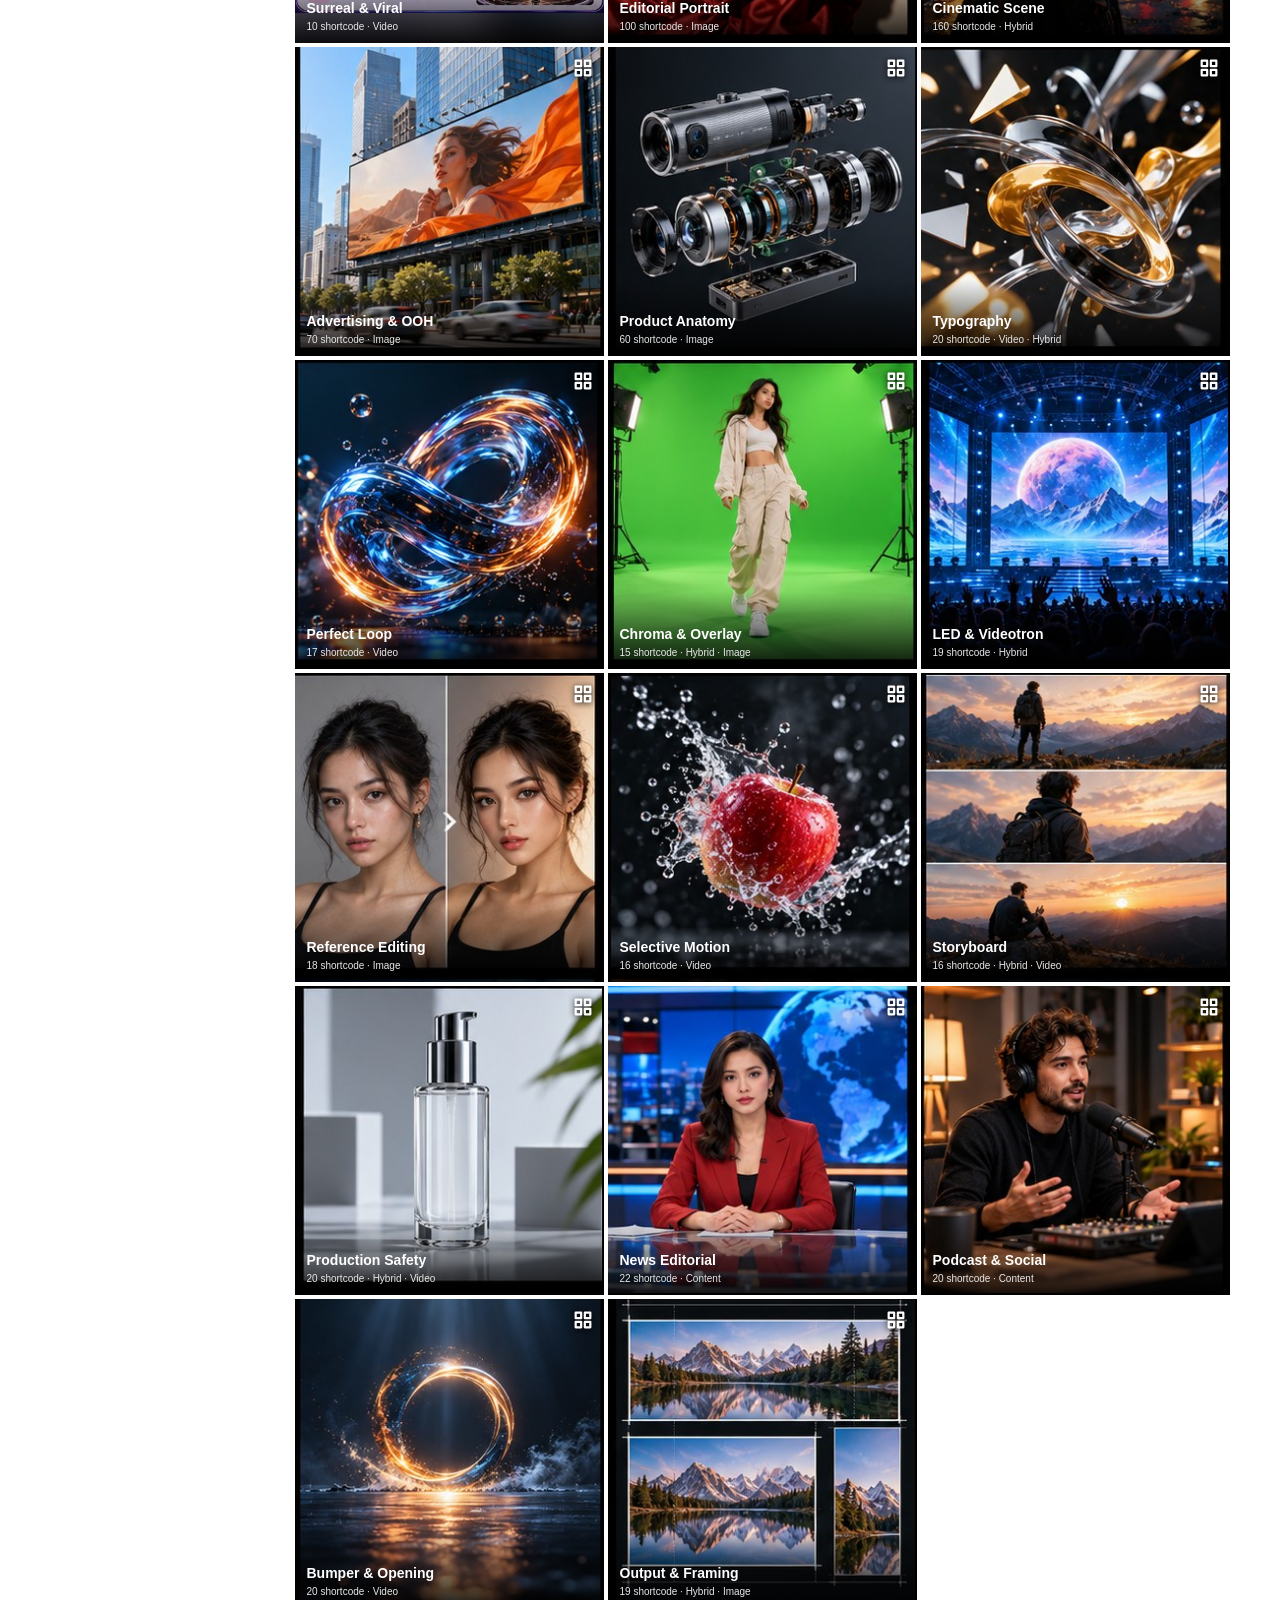
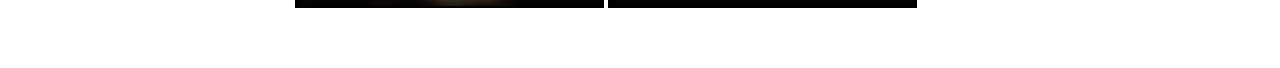
<file: kamus-shortcode-instagram-v4.html>
<!doctype html><html lang="id"><head><meta charset="utf-8"><meta name="viewport" content="width=device-width,initial-scale=1"><title>Kamus Prompt Visual</title><link rel="stylesheet" href="instagram-v4.css"></head><body>
<aside class="side"><div class="brand">Prompt Visual</div><div class="brand-mark">P+</div><nav class="nav"><button class="nav-btn active" data-view="feed"><svg class="icon"><use href="#home"/></svg><span>Beranda</span></button><button class="nav-btn" id="searchBtn"><svg class="icon"><use href="#search"/></svg><span>Cari</span></button><button class="nav-btn" data-view="reels"><svg class="icon"><use href="#reels"/></svg><span>Reels</span></button><button class="nav-btn" data-view="saved"><svg class="icon"><use href="#save"/></svg><span>Tersimpan</span></button><button class="nav-btn" id="composeBtn"><svg class="icon"><use href="#plus"/></svg><span>Buat kombinasi</span></button></nav><div class="nav-spacer"></div><button class="nav-btn" id="profileBtn"><span class="avatar-mini">P+</span><span>Profil kamus</span></button><button class="nav-btn" id="moreBtn"><svg class="icon"><use href="#menu"/></svg><span>Lainnya</span></button></aside>
<div class="mobile-top">Prompt Visual <button data-view="saved"><svg class="icon"><use href="#save"/></svg></button></div>
<main class="main"><section class="profile"><header class="profile-head"><div class="profile-avatar"><div>P+</div></div><div><div class="profile-title"><h1>kamus.prompt.visual</h1><span class="verify">✓</span><button class="action" id="exploreBtn">Jelajahi</button><button class="action" id="composeTop">Susun prompt</button></div><div class="counts"><span><b id="groupCount">0</b> kelompok</span><span><b id="codeCount">0</b> shortcode visual</span><span><b id="savedCount">0</b> tersimpan</span></div><div class="bio"><b>Kamus Shortcode Prompt Profesional</b>Pilih secara visual, buka detail, lihat contoh hasil, lalu salin prompt siap pakai.</div></div></header><div class="highlight-wrap"><button class="story-arrow prev" id="storyPrev">‹</button><div class="highlights" id="highlights"></div><button class="story-arrow next" id="storyNext">›</button></div><div class="search-panel" id="searchPanel"><svg class="icon"><use href="#search"/></svg><input id="searchInput" placeholder="Cari kelompok atau shortcode…"><button id="clearSearch">×</button></div><div class="tabs"><button class="tab active" data-view="feed"><svg class="icon"><use href="#grid"/></svg>Postingan</button><button class="tab" data-view="reels"><svg class="icon"><use href="#reels"/></svg>Reels</button><button class="tab" data-view="saved"><svg class="icon"><use href="#save"/></svg>Tersimpan</button></div><div class="feed" id="feed"></div></section></main>
<div class="overlay" id="overlay"><article class="dialog"><div class="dialog-media"><img id="dialogImage" alt="Contoh hasil kelompok shortcode"></div><div class="dialog-side"><header class="dialog-head"><span class="avatar-mini">P+</span><div><b>kamus.prompt.visual</b><small id="dialogCollection"></small></div><button class="close" id="close">×</button></header><div class="group-copy"><h2 id="dialogTitle"></h2><p id="dialogDesc"></p></div><div class="short-detail" id="shortDetail"></div><div class="code-list" id="codeList"></div><footer class="dialog-actions"><button class="primary" id="saveGroup">Simpan kelompok</button><button class="secondary" id="copyGroup">Salin shortcode</button></footer></div></article></div><div class="toast" id="toast"></div>
<svg width="0" height="0" style="position:absolute"><symbol id="home" viewBox="0 0 24 24"><path d="M3 11 12 3l9 8v10h-6v-6H9v6H3Z"/></symbol><symbol id="search" viewBox="0 0 24 24"><circle cx="11" cy="11" r="7"/><path d="m20 20-4-4"/></symbol><symbol id="reels" viewBox="0 0 24 24"><rect x="3" y="3" width="18" height="18" rx="5"/><path d="m8 3 4 5m2-5 4 5M9 12l6 4-6 4Z"/></symbol><symbol id="save" viewBox="0 0 24 24"><path d="M5 3h14v18l-7-4-7 4Z"/></symbol><symbol id="plus" viewBox="0 0 24 24"><path d="M12 5v14M5 12h14"/></symbol><symbol id="menu" viewBox="0 0 24 24"><path d="M4 7h16M4 12h16M4 17h16"/></symbol><symbol id="grid" viewBox="0 0 24 24"><path d="M4 4h6v6H4zm10 0h6v6h-6zM4 14h6v6H4zm10 0h6v6h-6z"/></symbol><symbol id="heart" viewBox="0 0 24 24"><path d="M20.8 4.6a5.5 5.5 0 0 0-7.8 0L12 5.7l-1.1-1.1a5.5 5.5 0 0 0-7.8 7.8l1.1 1.1L12 21l7.8-7.5 1.1-1.1a5.5 5.5 0 0 0-.1-7.8Z"/></symbol></svg><script src="kamus-data-v4.js"></script><script src="instagram-v4.js"></script><script src="instagram-v4-enhancements.js"></script></body></html>
</file>
<file: app-pro.css>
/* ==========================================================================
   KAMUS SHORTCODE PROMPT - CLEAN & BRIGHT DESIGN SYSTEM (PRO STUDIO)
   Style: Apple / Stripe Ultra-Clean Light Aesthetic
   Zero text clutter, high legibility, professional spacing & modern SVG icons
   ========================================================================== */

:root {
  --font-sans: -apple-system, BlinkMacSystemFont, "Segoe UI", Roboto, "Inter", -apple-system, sans-serif;
  --font-mono: ui-monospace, SFMono-Regular, "SF Mono", Menlo, Consolas, monospace;

  /* Clean Light Theme Palette */
  --bg-main: #f8fafc;
  --bg-surface: #ffffff;
  --bg-surface-subtle: #f1f5f9;
  --bg-card: #ffffff;
  --bg-input: #ffffff;
  --border: #e2e8f0;
  --border-subtle: #edf2f7;
  --border-strong: #cbd5e1;
  --border-focus: #4f46e5;

  /* Typography */
  --text-main: #0f172a;       /* Slate 900: Super sharp & readable */
  --text-body: #334155;       /* Slate 700: Clean reading */
  --text-muted: #64748b;      /* Slate 500: Subtitles & secondary */
  --text-dim: #94a3b8;        /* Slate 400: Hints & metadata */

  /* Vibrant Clean Accents */
  --primary: #4f46e5;         /* Indigo 600 */
  --primary-hover: #4338ca;   /* Indigo 700 */
  --primary-light: #eef2ff;   /* Indigo 50 */
  --brand-gradient: linear-gradient(135deg, #4f46e5 0%, #7c3aed 50%, #db2777 100%);
  --brand-gradient-soft: linear-gradient(135deg, #f0fdf4 0%, #eef2ff 50%, #fdf2f8 100%);
  --ig-ring: linear-gradient(135deg, #f59e0b 0%, #ec4899 50%, #8b5cf6 100%);

  /* Badge Accents */
  --badge-img-bg: #ecfdf5;
  --badge-img-text: #059669;
  --badge-vid-bg: #fdf2f8;
  --badge-vid-text: #db2777;
  --badge-hyb-bg: #fffbeb;
  --badge-hyb-text: #d97706;
  --badge-cnt-bg: #f0f9ff;
  --badge-cnt-text: #0284c7;

  /* Elevation & Shadows */
  --shadow-subtle: 0 1px 3px rgba(15, 23, 42, 0.04), 0 1px 2px rgba(15, 23, 42, 0.02);
  --shadow-card: 0 4px 16px -2px rgba(15, 23, 42, 0.06), 0 2px 6px -1px rgba(15, 23, 42, 0.03);
  --shadow-card-hover: 0 12px 28px -4px rgba(15, 23, 42, 0.12), 0 4px 10px -2px rgba(15, 23, 42, 0.05);
  --shadow-modal: 0 25px 60px -15px rgba(15, 23, 42, 0.25), 0 0 1px rgba(15, 23, 42, 0.1);

  /* Spacing & Radii */
  --sidebar-w: 240px;
  --radius-sm: 8px;
  --radius-md: 12px;
  --radius-lg: 18px;
  --radius-xl: 24px;
  --header-h: 60px;
  --bottom-nav-h: 64px;
}

/* Reset */
*, *::before, *::after {
  box-sizing: border-box;
  margin: 0;
  padding: 0;
}

body {
  font-family: var(--font-sans);
  background: var(--bg-main);
  color: var(--text-body);
  line-height: 1.5;
  min-height: 100vh;
  overflow-x: hidden;
  -webkit-font-smoothing: antialiased;
  -moz-osx-font-smoothing: grayscale;
}

button, input, select, textarea {
  font: inherit;
  color: inherit;
}

button {
  cursor: pointer;
  border: none;
  background: none;
  outline: none;
  display: inline-flex;
  align-items: center;
  justify-content: center;
  user-select: none;
}

/* Scrollbar Minimalis Bersih */
::-webkit-scrollbar {
  width: 7px;
  height: 7px;
}
::-webkit-scrollbar-track {
  background: transparent;
}
::-webkit-scrollbar-thumb {
  background: #cbd5e1;
  border-radius: 999px;
}
::-webkit-scrollbar-thumb:hover {
  background: #94a3b8;
}

/* App Layout */
.app-layout {
  display: flex;
  min-height: 100vh;
}

/* Sidebar Navigation */
.app-sidebar {
  width: var(--sidebar-w);
  background: var(--bg-surface);
  border-right: 1px solid var(--border);
  position: fixed;
  top: 0;
  bottom: 0;
  left: 0;
  z-index: 50;
  display: flex;
  flex-direction: column;
  padding: 24px 14px;
}

.sidebar-header {
  display: flex;
  align-items: center;
  gap: 12px;
  padding: 4px 10px 24px;
  border-bottom: 1px solid var(--border-subtle);
  margin-bottom: 16px;
}

.brand-icon {
  width: 36px;
  height: 36px;
  border-radius: 10px;
  background: var(--brand-gradient);
  display: flex;
  align-items: center;
  justify-content: center;
  color: #fff;
  font-weight: 800;
  font-size: 16px;
  box-shadow: 0 4px 12px rgba(79, 70, 229, 0.25);
  flex-shrink: 0;
}

.brand-title {
  font-size: 16px;
  font-weight: 800;
  color: var(--text-main);
  letter-spacing: -0.3px;
  line-height: 1.2;
}

.brand-subtitle {
  font-size: 11px;
  color: var(--text-muted);
  font-weight: 500;
}

.sidebar-nav {
  display: flex;
  flex-direction: column;
  gap: 4px;
  flex: 1;
}

.nav-link {
  width: 100%;
  height: 44px;
  border-radius: var(--radius-md);
  padding: 0 14px;
  display: flex;
  align-items: center;
  gap: 12px;
  font-size: 14px;
  font-weight: 600;
  color: var(--text-muted);
  transition: all 0.15s ease;
  text-align: left;
}

.nav-link:hover {
  background: var(--bg-surface-subtle);
  color: var(--text-main);
}

.nav-link.active {
  background: var(--primary-light);
  color: var(--primary);
  font-weight: 700;
}

.nav-link .icon {
  width: 20px;
  height: 20px;
  flex-shrink: 0;
  stroke-width: 2;
}

.nav-link .badge-count {
  margin-left: auto;
  font-size: 11px;
  font-weight: 700;
  padding: 2px 7px;
  border-radius: 999px;
  background: var(--bg-surface-subtle);
  color: var(--text-muted);
}

.nav-link.active .badge-count {
  background: #e0e7ff;
  color: var(--primary);
}

.sidebar-footer {
  padding-top: 14px;
  border-top: 1px solid var(--border-subtle);
}

/* Main Content Area */
.app-main {
  margin-left: var(--sidebar-w);
  flex: 1;
  min-width: 0;
  padding: 28px 36px 80px;
}

.content-container {
  max-width: 1120px;
  margin: 0 auto;
}

/* Mobile Header */
.mobile-header {
  display: none;
  position: sticky;
  top: 0;
  z-index: 40;
  height: var(--header-h);
  background: rgba(255, 255, 255, 0.94);
  backdrop-filter: blur(12px);
  -webkit-backdrop-filter: blur(12px);
  border-bottom: 1px solid var(--border);
  padding: 0 16px;
  align-items: center;
  justify-content: space-between;
}

/* Profile Section Clean Card */
.profile-card {
  background: var(--bg-surface);
  border: 1px solid var(--border);
  border-radius: var(--radius-xl);
  padding: 26px 30px;
  margin-bottom: 24px;
  box-shadow: var(--shadow-subtle);
}

.profile-grid {
  display: grid;
  grid-template-columns: 100px minmax(0, 1fr);
  gap: 26px;
  align-items: center;
}

.avatar-ring {
  width: 94px;
  height: 94px;
  border-radius: 50%;
  padding: 3px;
  background: var(--ig-ring);
  margin: 0 auto;
}

.avatar-inner {
  width: 100%;
  height: 100%;
  border-radius: 50%;
  background: #ffffff;
  display: flex;
  align-items: center;
  justify-content: center;
  font-size: 26px;
  font-weight: 800;
  color: var(--primary);
  border: 3px solid #ffffff;
}

.profile-info {
  display: flex;
  flex-direction: column;
  gap: 10px;
  min-width: 0;
}

.profile-title-row {
  display: flex;
  align-items: center;
  gap: 10px;
  flex-wrap: wrap;
}

.profile-username {
  font-size: 20px;
  font-weight: 800;
  color: var(--text-main);
  letter-spacing: -0.4px;
}

.verified-badge {
  width: 18px;
  height: 18px;
  border-radius: 50%;
  background: #2563eb;
  color: #fff;
  display: flex;
  align-items: center;
  justify-content: center;
  font-size: 10px;
  font-weight: 800;
}

.btn-action-group {
  display: flex;
  gap: 8px;
  margin-left: auto;
}

.btn-action {
  height: 36px;
  padding: 0 16px;
  border-radius: var(--radius-sm);
  font-size: 13px;
  font-weight: 650;
  background: var(--bg-surface);
  border: 1px solid var(--border-strong);
  color: var(--text-main);
  transition: all 0.15s ease;
}

.btn-action:hover {
  background: var(--bg-surface-subtle);
  border-color: #94a3b8;
}

.btn-action.primary {
  background: var(--primary);
  color: #ffffff;
  border: none;
  box-shadow: 0 2px 8px rgba(79, 70, 229, 0.25);
}

.btn-action.primary:hover {
  background: var(--primary-hover);
}

.profile-stats {
  display: flex;
  gap: 10px;
  flex-wrap: wrap;
}

.stat-chip {
  background: var(--bg-surface-subtle);
  border: 1px solid var(--border);
  padding: 5px 12px;
  border-radius: 999px;
  font-size: 12.5px;
  color: var(--text-muted);
  display: flex;
  align-items: center;
  gap: 5px;
}

.stat-chip b {
  color: var(--text-main);
  font-weight: 800;
}

.profile-bio {
  font-size: 13px;
  color: var(--text-muted);
  line-height: 1.5;
  border-top: 1px solid var(--border-subtle);
  padding-top: 8px;
}

/* Stories / Highlights Carousel */
.stories-section {
  position: relative;
  margin-bottom: 22px;
  background: var(--bg-surface);
  border: 1px solid var(--border);
  border-radius: var(--radius-lg);
  padding: 12px 16px;
}

.stories-carousel {
  display: flex;
  gap: 16px;
  overflow-x: auto;
  scroll-behavior: smooth;
  scrollbar-width: none;
  padding: 4px 2px;
  user-select: none;
  cursor: grab;
}

.stories-carousel.dragging {
  cursor: grabbing;
  scroll-behavior: auto;
}

.story-item {
  display: flex;
  flex-direction: column;
  align-items: center;
  gap: 6px;
  width: 70px;
  min-width: 70px;
  background: transparent;
  cursor: pointer;
}

.story-ring {
  width: 64px;
  height: 64px;
  border-radius: 50%;
  padding: 2.5px;
  background: var(--ig-ring);
  display: flex;
  align-items: center;
  justify-content: center;
  box-shadow: 0 2px 6px rgba(0, 0, 0, 0.05);
}

.story-thumb {
  width: 100%;
  height: 100%;
  border-radius: 50%;
  border: 2px solid #ffffff;
  object-fit: cover;
  background: #f1f5f9;
}

.story-title {
  font-size: 11px;
  font-weight: 600;
  color: var(--text-main);
  text-align: center;
  white-space: nowrap;
  overflow: hidden;
  text-overflow: ellipsis;
  width: 100%;
}

.carousel-btn {
  position: absolute;
  top: 50%;
  transform: translateY(-50%);
  width: 32px;
  height: 32px;
  border-radius: 50%;
  background: #ffffff;
  border: 1px solid var(--border-strong);
  box-shadow: 0 2px 8px rgba(0, 0, 0, 0.08);
  color: var(--text-main);
  font-size: 18px;
  z-index: 10;
  display: flex;
  align-items: center;
  justify-content: center;
}

.carousel-btn:hover {
  background: var(--bg-surface-subtle);
}

.carousel-btn.prev { left: 6px; }
.carousel-btn.next { right: 6px; }

/* Global Search Bar */
.search-filter-card {
  margin-bottom: 20px;
}

.search-input-wrap {
  position: relative;
  display: flex;
  align-items: center;
}

.search-icon {
  position: absolute;
  left: 14px;
  width: 18px;
  height: 18px;
  color: var(--text-dim);
  pointer-events: none;
}

.search-input {
  width: 100%;
  height: 44px;
  background: #ffffff;
  border: 1px solid var(--border);
  border-radius: var(--radius-md);
  padding: 0 44px;
  font-size: 14px;
  color: var(--text-main);
  box-shadow: var(--shadow-subtle);
  transition: all 0.15s ease;
}

.search-input:focus {
  outline: none;
  border-color: var(--primary);
  box-shadow: 0 0 0 3px rgba(79, 70, 229, 0.12);
}

.search-clear {
  position: absolute;
  right: 14px;
  width: 20px;
  height: 20px;
  border-radius: 50%;
  background: #e2e8f0;
  color: var(--text-muted);
  font-size: 14px;
  display: none;
}

.search-clear.show {
  display: flex;
  align-items: center;
  justify-content: center;
}

.kbd-shortcut {
  position: absolute;
  right: 14px;
  font-size: 11px;
  font-family: var(--font-mono);
  padding: 2px 6px;
  border-radius: 4px;
  background: var(--bg-surface-subtle);
  border: 1px solid var(--border);
  color: var(--text-dim);
}

/* View Tabs Navigation */
.view-tabs {
  display: flex;
  border-bottom: 1px solid var(--border);
  margin-bottom: 24px;
  gap: 24px;
  justify-content: center;
}

.view-tab {
  display: flex;
  align-items: center;
  gap: 8px;
  padding: 12px 2px;
  font-size: 13px;
  font-weight: 700;
  text-transform: uppercase;
  letter-spacing: 0.04em;
  color: var(--text-muted);
  border-bottom: 2px solid transparent;
  transition: all 0.15s ease;
}

.view-tab:hover {
  color: var(--text-main);
}

.view-tab.active {
  color: var(--primary);
  border-color: var(--primary);
}

.view-tab .icon {
  width: 17px;
  height: 17px;
}

/* ==========================================================================
   ENHANCED PROFESSIONAL COVER THUMBNAILS (Feed Grid)
   ========================================================================== */

.groups-feed {
  display: grid;
  grid-template-columns: repeat(3, 1fr);
  gap: 20px;
}

.group-post-card {
  background: #ffffff;
  border: 1px solid var(--border);
  border-radius: var(--radius-lg);
  overflow: hidden;
  box-shadow: var(--shadow-card);
  transition: transform 0.2s ease, box-shadow 0.2s ease, border-color 0.2s ease;
  cursor: pointer;
  display: flex;
  flex-direction: column;
}

.group-post-card:hover {
  transform: translateY(-3px);
  box-shadow: var(--shadow-card-hover);
  border-color: #cbd5e1;
}

.group-card-media {
  position: relative;
  width: 100%;
  aspect-ratio: 16 / 10;
  overflow: hidden;
  background: #f1f5f9;
  border-bottom: 1px solid var(--border-subtle);
}

.group-card-img {
  width: 100%;
  height: 100%;
  object-fit: cover;
  object-position: center 20%;
  display: block;
  transition: transform 0.35s cubic-bezier(0.16, 1, 0.3, 1);
}

.group-post-card:hover .group-card-img {
  transform: scale(1.05);
}

.card-meta-row {
  display: flex;
  align-items: center;
  justify-content: space-between;
  gap: 8px;
  margin-bottom: 2px;
}

.card-pill-tag {
  font-size: 10px;
  font-weight: 750;
  text-transform: uppercase;
  letter-spacing: 0.04em;
  padding: 3px 8px;
  border-radius: 999px;
  background: var(--bg-surface-subtle);
  color: var(--text-muted);
  border: 1px solid var(--border);
}

.card-pill-tag.motion {
  background: #fdf2f8;
  color: #db2777;
  border-color: #fbcfe8;
}

.card-pill-tag.ref {
  background: #f0fdf4;
  color: #16a34a;
  border-color: #bbf7d0;
}

.card-pill-count {
  font-family: var(--font-mono);
  font-size: 10.5px;
  font-weight: 700;
  color: var(--text-dim);
}

.card-body {
  padding: 14px 16px;
  display: flex;
  flex-direction: column;
  gap: 6px;
  flex: 1;
}

.card-title {
  font-size: 15px;
  font-weight: 800;
  color: var(--text-main);
  line-height: 1.3;
  letter-spacing: -0.2px;
}

.card-desc {
  font-size: 12px;
  color: var(--text-muted);
  line-height: 1.45;
  display: -webkit-box;
  -webkit-line-clamp: 2;
  -webkit-box-orient: vertical;
  overflow: hidden;
  min-height: 35px;
}

/* Sample Shortcode Chips (Informatif, Teratur, Bebas Penumpukan Teks) */
.card-samples-row {
  display: flex;
  flex-wrap: wrap;
  gap: 5px;
  margin: 4px 0 2px;
}

.card-code-chip {
  font-family: var(--font-mono);
  font-size: 10px;
  font-weight: 750;
  background: var(--primary-light);
  color: var(--primary);
  border: 1px solid #c7d2fe;
  padding: 2px 7px;
  border-radius: 5px;
  white-space: nowrap;
  cursor: pointer;
  transition: all 0.15s ease;
  user-select: none;
}

.card-code-chip:hover {
  background: var(--primary);
  color: #ffffff;
  border-color: var(--primary);
  transform: translateY(-1px);
  box-shadow: 0 2px 6px rgba(79, 70, 229, 0.25);
}

.card-code-chip.copied {
  background: #10b981 !important;
  color: #ffffff !important;
  border-color: #059669 !important;
}

.card-code-chip.more {
  background: #f1f5f9;
  color: var(--text-muted);
  border-color: #e2e8f0;
  cursor: default;
}

.card-code-chip.more:hover {
  background: #f1f5f9;
  color: var(--text-muted);
  border-color: #e2e8f0;
  transform: none;
  box-shadow: none;
}

.card-footer {
  margin-top: auto;
  padding-top: 10px;
  border-top: 1px solid var(--border-subtle);
  display: flex;
  align-items: center;
  justify-content: space-between;
  font-size: 11.5px;
  color: var(--text-dim);
}

.card-media-label {
  display: flex;
  align-items: center;
  gap: 5px;
  font-weight: 600;
  color: var(--text-muted);
}

.card-action-hint {
  font-weight: 750;
  color: var(--primary);
  display: flex;
  align-items: center;
  gap: 4px;
  transition: transform 0.2s ease;
}

.group-post-card:hover .card-action-hint {
  transform: translateX(3px);
}

/* Granular Explorer View */
.explorer-toolbar {
  display: flex;
  gap: 10px;
  flex-wrap: wrap;
  margin-bottom: 18px;
  align-items: center;
}

.select-custom {
  height: 38px;
  padding: 0 12px;
  border-radius: var(--radius-sm);
  background: #ffffff;
  border: 1px solid var(--border);
  color: var(--text-main);
  font-size: 13px;
  outline: none;
  cursor: pointer;
}

.select-custom:focus {
  border-color: var(--primary);
}

.codes-grid {
  display: grid;
  grid-template-columns: repeat(auto-fill, minmax(280px, 1fr));
  gap: 14px;
  margin-bottom: 24px;
}

.code-card {
  background: #ffffff;
  border: 1px solid var(--border);
  border-radius: var(--radius-md);
  padding: 14px 16px;
  display: flex;
  flex-direction: column;
  gap: 8px;
  box-shadow: var(--shadow-subtle);
  transition: transform 0.15s ease, border-color 0.15s ease;
  cursor: pointer;
}

.code-card:hover {
  transform: translateY(-2px);
  border-color: #cbd5e1;
  box-shadow: var(--shadow-card);
}

.code-card-header {
  display: flex;
  align-items: center;
  justify-content: space-between;
  gap: 8px;
}

.code-badge {
  font-family: var(--font-mono);
  font-size: 13px;
  font-weight: 800;
  color: var(--primary);
  display: inline-flex;
  align-items: center;
  gap: 5px;
  cursor: copy;
  padding: 2px 6px;
  border-radius: 5px;
  transition: all 0.15s ease;
}

.code-badge:hover {
  background: var(--primary-light);
  color: var(--primary-hover);
  text-decoration: underline;
}

.media-chip {
  padding: 2px 7px;
  border-radius: 6px;
  font-size: 10px;
  font-weight: 750;
  text-transform: uppercase;
}

.media-chip.image { background: var(--badge-img-bg); color: var(--badge-img-text); }
.media-chip.video { background: var(--badge-vid-bg); color: var(--badge-vid-text); }
.media-chip.hybrid { background: var(--badge-hyb-bg); color: var(--badge-hyb-text); }
.media-chip.content { background: var(--badge-cnt-bg); color: var(--badge-cnt-text); }

.code-card-desc {
  font-size: 12.5px;
  color: var(--text-body);
  line-height: 1.45;
  display: -webkit-box;
  -webkit-line-clamp: 2;
  -webkit-box-orient: vertical;
  overflow: hidden;
}

.code-card-footer {
  display: flex;
  align-items: center;
  justify-content: space-between;
  font-size: 11px;
  color: var(--text-dim);
  margin-top: auto;
  padding-top: 8px;
  border-top: 1px solid var(--border-subtle);
}

.btn-fav {
  font-size: 16px;
  color: #f59e0b;
  padding: 2px;
}

/* Pagination Bar */
.pagination-bar {
  display: flex;
  justify-content: center;
  align-items: center;
  gap: 6px;
  margin-top: 24px;
}

.page-btn {
  height: 36px;
  min-width: 36px;
  padding: 0 10px;
  border-radius: var(--radius-sm);
  background: #ffffff;
  border: 1px solid var(--border);
  color: var(--text-main);
  font-size: 13px;
  font-weight: 600;
}

.page-btn.active {
  background: var(--primary);
  color: #fff;
  border-color: var(--primary);
}

.page-btn:disabled {
  opacity: 0.35;
  cursor: not-allowed;
}

/* Prompt Studio (Composer) */
.composer-view {
  display: grid;
  grid-template-columns: 1.15fr 0.85fr;
  gap: 24px;
}

.composer-panel {
  background: #ffffff;
  border: 1px solid var(--border);
  border-radius: var(--radius-lg);
  padding: 24px;
  box-shadow: var(--shadow-subtle);
}

.composer-panel h3 {
  font-size: 16px;
  font-weight: 800;
  color: var(--text-main);
  margin-bottom: 16px;
  display: flex;
  align-items: center;
  gap: 8px;
}

.form-group {
  margin-bottom: 14px;
}

.form-label {
  display: block;
  font-size: 12px;
  font-weight: 700;
  color: var(--text-muted);
  margin-bottom: 6px;
  text-transform: uppercase;
  letter-spacing: 0.04em;
}

.form-input, .form-textarea, .form-select {
  width: 100%;
  background: #ffffff;
  border: 1px solid var(--border);
  border-radius: var(--radius-sm);
  padding: 9px 12px;
  font-size: 13.5px;
  color: var(--text-main);
  outline: none;
}

.form-input:focus, .form-textarea:focus, .form-select:focus {
  border-color: var(--primary);
}

.form-grid-2 {
  display: grid;
  grid-template-columns: 1fr 1fr;
  gap: 12px;
}

.selected-tags-box {
  display: flex;
  flex-wrap: wrap;
  gap: 6px;
  min-height: 44px;
  padding: 8px;
  border-radius: var(--radius-sm);
  background: var(--bg-surface-subtle);
  border: 1px solid var(--border);
  margin-bottom: 14px;
}

.selected-tag {
  display: inline-flex;
  align-items: center;
  gap: 6px;
  padding: 3px 8px;
  border-radius: 999px;
  background: var(--primary-light);
  border: 1px solid #c7d2fe;
  color: var(--primary);
  font-family: var(--font-mono);
  font-size: 11.5px;
  font-weight: 750;
}

.selected-tag-remove {
  font-size: 13px;
  cursor: pointer;
  color: var(--text-dim);
}

.selected-tag-remove:hover {
  color: #ef4444;
}

.composer-output-box {
  width: 100%;
  height: 280px;
  background: var(--bg-surface-subtle);
  border: 1px solid var(--border);
  border-radius: var(--radius-sm);
  padding: 14px;
  font-family: var(--font-mono);
  font-size: 12.5px;
  line-height: 1.6;
  color: #1e293b;
  resize: vertical;
  outline: none;
}

/* ==========================================================================
   MODAL DIALOG & CLEAN GALLERY DISPLAY
   ========================================================================== */

.modal-overlay {
  position: fixed;
  inset: 0;
  z-index: 100;
  background: rgba(15, 23, 42, 0.45);
  backdrop-filter: blur(8px);
  -webkit-backdrop-filter: blur(8px);
  display: none;
  align-items: center;
  justify-content: center;
  padding: 24px;
}

.modal-overlay.open {
  display: flex;
}

.modal-dialog {
  width: min(1180px, 96vw);
  height: min(840px, 92vh);
  max-height: 92vh;
  background: #ffffff;
  border: 1px solid var(--border);
  border-radius: var(--radius-xl);
  box-shadow: var(--shadow-modal);
  display: grid;
  grid-template-columns: 50% 50%;
  overflow: hidden;
}

/* Modal Media Side (Clean, Fully Visible & Bounded Height) */
.modal-media-side {
  background: var(--bg-surface-subtle);
  padding: 16px;
  display: flex;
  flex-direction: column;
  min-width: 0;
  height: 100%;
  max-height: 100%;
  min-height: 0;
  overflow: hidden;
  border-right: 1px solid var(--border);
}

.modal-gallery-grid {
  flex: 1;
  height: 100%;
  min-height: 0;
  max-height: 100%;
  display: grid;
  grid-template-columns: 1fr 1fr;
  grid-template-rows: 1fr 1fr;
  gap: 10px;
  overflow: hidden;
}

.gallery-shot {
  position: relative;
  border-radius: var(--radius-md);
  overflow: hidden;
  background: #ffffff;
  border: 1px solid var(--border);
  box-shadow: var(--shadow-subtle);
  display: flex;
  align-items: center;
  justify-content: center;
  cursor: zoom-in;
  height: 100%;
  min-height: 0;
  max-height: 100%;
}

.gallery-shot:first-child {
  grid-row: 1 / 3;
  grid-column: 1 / 2;
}

.gallery-shot img {
  max-width: 100%;
  max-height: 100%;
  width: auto;
  height: auto;
  object-fit: contain;
  background: #ffffff;
  display: block;
  transition: transform 0.25s ease;
}

.gallery-shot:hover img {
  transform: scale(1.02);
}

.gallery-tag {
  position: absolute;
  top: 8px;
  left: 8px;
  padding: 3px 8px;
  border-radius: 999px;
  background: rgba(255, 255, 255, 0.95);
  color: var(--text-main);
  font-size: 10px;
  font-weight: 800;
  text-transform: uppercase;
  box-shadow: 0 1px 4px rgba(0, 0, 0, 0.08);
  border: 1px solid rgba(226, 232, 240, 0.8);
  z-index: 2;
}

.gallery-zoom-hint {
  position: absolute;
  top: 8px;
  right: 8px;
  background: rgba(15, 23, 42, 0.8);
  color: #ffffff;
  padding: 4px 7px;
  border-radius: 6px;
  font-size: 10.5px;
  font-weight: 700;
  display: flex;
  align-items: center;
  gap: 4px;
  z-index: 2;
}

.gallery-caption {
  position: absolute;
  left: 0;
  right: 0;
  bottom: 0;
  padding: 16px 10px 6px;
  background: linear-gradient(transparent, rgba(15, 23, 42, 0.85));
  color: #fff;
  font-size: 11px;
  font-weight: 700;
  white-space: nowrap;
  overflow: hidden;
  text-overflow: ellipsis;
  z-index: 2;
}

/* Modal Info Side (Fixed Height & Smooth Scroll) */
.modal-info-side {
  display: flex;
  flex-direction: column;
  min-width: 0;
  height: 100%;
  max-height: 100%;
  min-height: 0;
  overflow: hidden;
  background: #ffffff;
}

.modal-header {
  height: 60px;
  padding: 0 20px;
  border-bottom: 1px solid var(--border);
  display: flex;
  align-items: center;
  gap: 12px;
  flex-shrink: 0;
}

.modal-avatar-mini {
  width: 32px;
  height: 32px;
  border-radius: 50%;
  background: var(--brand-gradient);
  display: flex;
  align-items: center;
  justify-content: center;
  color: #fff;
  font-size: 12px;
  font-weight: 800;
}

.modal-header-text b {
  display: block;
  font-size: 14px;
  font-weight: 800;
  color: var(--text-main);
}

.modal-header-text small {
  display: block;
  font-size: 11.5px;
  color: var(--text-muted);
}

.modal-close-btn {
  margin-left: auto;
  width: 32px;
  height: 32px;
  border-radius: 50%;
  font-size: 22px;
  color: var(--text-muted);
  display: flex;
  align-items: center;
  justify-content: center;
}

.modal-close-btn:hover {
  background: var(--bg-surface-subtle);
  color: var(--text-main);
}

.modal-group-summary {
  padding: 14px 20px 10px;
  border-bottom: 1px solid var(--border);
  background: #ffffff;
  flex-shrink: 0;
}

.modal-group-title {
  font-size: 16px;
  font-weight: 800;
  color: var(--text-main);
  margin-bottom: 3px;
}

.modal-group-desc {
  font-size: 12.5px;
  color: var(--text-muted);
  line-height: 1.45;
}

/* Subject Bar Clean */
.modal-subject-bar {
  padding: 10px 20px;
  background: var(--bg-surface-subtle);
  border-bottom: 1px solid var(--border);
  display: flex;
  align-items: center;
  gap: 10px;
  flex-shrink: 0;
}

.subject-label {
  font-size: 11px;
  font-weight: 750;
  color: var(--text-muted);
  text-transform: uppercase;
  white-space: nowrap;
}

.subject-input {
  flex: 1;
  height: 34px;
  background: #ffffff;
  border: 1px solid var(--border);
  border-radius: 6px;
  padding: 0 10px;
  font-size: 13px;
  color: var(--primary);
  font-weight: 650;
  outline: none;
}

.subject-input:focus {
  border-color: var(--primary);
}

/* Modal Code List (Scrollable, Guaranteed Overflow Handling) */
.modal-codes-list {
  flex: 1;
  min-height: 0;
  overflow-y: auto;
  overflow-x: hidden;
  overscroll-behavior: contain;
  scrollbar-gutter: stable;
  -webkit-overflow-scrolling: touch;
}

.modal-code-item {
  width: 100%;
  border-bottom: 1px solid var(--border-subtle);
  padding: 10px 20px;
  display: grid;
  grid-template-columns: 28px 1fr auto;
  gap: 12px;
  align-items: center;
  text-align: left;
  transition: background 0.15s ease;
}

.modal-code-item:hover, .modal-code-item.active {
  background: var(--primary-light);
}

.modal-code-num {
  width: 26px;
  height: 26px;
  border-radius: 6px;
  background: var(--bg-surface-subtle);
  color: var(--text-muted);
  display: flex;
  align-items: center;
  justify-content: center;
  font-size: 11px;
  font-weight: 800;
  font-family: var(--font-mono);
}

.modal-code-item.active .modal-code-num {
  background: var(--primary);
  color: #fff;
}

.modal-code-main b {
  display: block;
  font-family: var(--font-mono);
  font-size: 13px;
  font-weight: 750;
  color: var(--text-main);
  transition: color 0.15s ease;
}

.modal-code-name {
  cursor: copy;
}

.modal-code-name:hover {
  color: var(--primary) !important;
  text-decoration: underline;
}

.modal-code-main span {
  display: block;
  font-size: 11.5px;
  color: var(--text-muted);
  white-space: nowrap;
  overflow: hidden;
  text-overflow: ellipsis;
  max-width: 300px;
  margin-top: 2px;
}

.modal-code-actions {
  display: flex;
  align-items: center;
  gap: 8px;
}

.btn-copy-code {
  display: inline-flex;
  align-items: center;
  gap: 5px;
  font-family: var(--font-sans);
  font-size: 11px;
  font-weight: 750;
  padding: 4px 9px;
  border-radius: 6px;
  background: #ffffff;
  border: 1px solid var(--border);
  color: var(--text-muted);
  cursor: pointer;
  transition: all 0.15s ease;
  box-shadow: 0 1px 2px rgba(0, 0, 0, 0.04);
  white-space: nowrap;
}

.btn-copy-code:hover {
  background: var(--primary);
  color: #ffffff;
  border-color: var(--primary);
  transform: translateY(-1px);
  box-shadow: 0 2px 6px rgba(79, 70, 229, 0.2);
}

.btn-copy-code.copied {
  background: #10b981 !important;
  color: #ffffff !important;
  border-color: #059669 !important;
}

.modal-code-chev {
  color: #cbd5e1;
  font-size: 16px;
}

/* Modal Active Shortcode Detail Drawer */
.modal-short-detail {
  padding: 14px 20px;
  background: #ffffff;
  border-top: 1px solid var(--border);
  border-bottom: 1px solid var(--border);
  display: none;
  max-height: 180px;
  overflow-y: auto;
  flex-shrink: 0;
}

.modal-short-detail.open {
  display: block;
}

.detail-prompt-box {
  background: var(--bg-surface-subtle);
  border: 1px solid var(--border);
  border-radius: var(--radius-sm);
  padding: 10px 12px;
  font-family: var(--font-mono);
  font-size: 11.5px;
  line-height: 1.5;
  color: #0f172a;
  max-height: 90px;
  overflow-y: auto;
  margin: 8px 0;
  user-select: all;
}

.modal-footer-actions {
  height: 60px;
  padding: 0 20px;
  border-top: 1px solid var(--border);
  display: flex;
  gap: 10px;
  align-items: center;
  flex-shrink: 0;
  background: #ffffff;
}

/* ==========================================================================
   ENHANCED LIGHTBOX MODAL WITH INTERACTIVE DEEP ZOOM & PAN
   ========================================================================== */

.lightbox-overlay {
  position: fixed;
  inset: 0;
  z-index: 150;
  background: rgba(15, 23, 42, 0.96);
  backdrop-filter: blur(12px);
  -webkit-backdrop-filter: blur(12px);
  display: none;
  flex-direction: column;
  overflow: hidden;
  user-select: none;
}

.lightbox-overlay.open {
  display: flex;
}

.lightbox-topbar {
  height: 64px;
  padding: 0 24px;
  display: flex;
  align-items: center;
  justify-content: space-between;
  background: rgba(15, 23, 42, 0.85);
  border-bottom: 1px solid rgba(255, 255, 255, 0.12);
  flex-shrink: 0;
  z-index: 10;
}

.lightbox-title-wrap {
  display: flex;
  align-items: center;
  gap: 12px;
  min-width: 0;
}

.lightbox-badge {
  font-size: 10.5px;
  font-weight: 800;
  text-transform: uppercase;
  letter-spacing: 0.05em;
  background: rgba(255, 255, 255, 0.15);
  color: #e2e8f0;
  padding: 3px 9px;
  border-radius: 6px;
  white-space: nowrap;
}

.lightbox-caption {
  color: #ffffff;
  font-size: 15px;
  font-weight: 750;
  white-space: nowrap;
  overflow: hidden;
  text-overflow: ellipsis;
}

.lightbox-toolbar {
  display: flex;
  align-items: center;
  gap: 8px;
}

.lb-tool-btn {
  width: 38px;
  height: 38px;
  border-radius: 8px;
  background: rgba(255, 255, 255, 0.12);
  border: 1px solid rgba(255, 255, 255, 0.18);
  color: #ffffff;
  display: flex;
  align-items: center;
  justify-content: center;
  cursor: pointer;
  transition: all 0.15s ease;
}

.lb-tool-btn:hover {
  background: rgba(255, 255, 255, 0.25);
  border-color: rgba(255, 255, 255, 0.35);
  transform: scale(1.05);
}

.lb-zoom-level {
  font-family: var(--font-mono);
  font-size: 12px;
  font-weight: 750;
  color: #e2e8f0;
  min-width: 50px;
  text-align: center;
  background: rgba(0, 0, 0, 0.35);
  padding: 5px 8px;
  border-radius: 6px;
  border: 1px solid rgba(255, 255, 255, 0.1);
}

.lightbox-close {
  width: 38px;
  height: 38px;
  border-radius: 8px;
  background: rgba(239, 68, 68, 0.85);
  color: #ffffff;
  font-size: 20px;
  font-weight: 700;
  border: none;
  display: flex;
  align-items: center;
  justify-content: center;
  cursor: pointer;
  margin-left: 6px;
  transition: all 0.15s ease;
}

.lightbox-close:hover {
  background: #dc2626;
  transform: scale(1.05);
}

/* Viewport & Stage untuk Deep Zoom & Pan */
.lightbox-viewport {
  flex: 1;
  min-height: 0;
  width: 100%;
  height: 100%;
  position: relative;
  overflow: hidden;
  display: flex;
  align-items: center;
  justify-content: center;
  cursor: zoom-in;
}

.lightbox-viewport.is-zoomed {
  cursor: grab;
}

.lightbox-viewport.is-panning {
  cursor: grabbing;
}

.lightbox-stage {
  display: flex;
  align-items: center;
  justify-content: center;
  transform-origin: center center;
  transition: transform 0.1s ease-out;
  will-change: transform;
  max-width: 100%;
  max-height: 100%;
}

.lightbox-stage.dragging {
  transition: none;
}

.lightbox-img {
  max-width: 90vw;
  max-height: 78vh;
  object-fit: contain;
  border-radius: 8px;
  box-shadow: 0 20px 60px rgba(0, 0, 0, 0.65);
  background: #ffffff;
  display: block;
  pointer-events: none;
  user-select: none;
}

.lightbox-bottom-hint {
  height: 40px;
  padding: 0 20px;
  display: flex;
  align-items: center;
  justify-content: center;
  background: rgba(15, 23, 42, 0.85);
  border-top: 1px solid rgba(255, 255, 255, 0.1);
  color: #cbd5e1;
  font-size: 12px;
  flex-shrink: 0;
  z-index: 10;
}

/* Toast Notice */
.toast-notice {
  position: fixed;
  left: 50%;
  bottom: 28px;
  transform: translateX(-50%) translateY(20px);
  opacity: 0;
  background: #0f172a;
  color: #ffffff;
  padding: 10px 20px;
  border-radius: 999px;
  font-size: 13px;
  font-weight: 600;
  z-index: 200;
  display: flex;
  align-items: center;
  gap: 8px;
  pointer-events: none;
  box-shadow: 0 8px 24px rgba(15, 23, 42, 0.18);
  transition: all 0.22s ease;
}

.toast-notice.show {
  opacity: 1;
  transform: translateX(-50%) translateY(0);
}

.empty-state {
  grid-column: 1 / -1;
  padding: 60px 20px;
  text-align: center;
  color: var(--text-muted);
}

.empty-state-icon {
  font-size: 40px;
  margin-bottom: 10px;
  opacity: 0.6;
}

/* ==========================================================================
   Responsive Adaptations
   ========================================================================== */

@media (max-width: 1024px) {
  .groups-feed {
    grid-template-columns: repeat(2, 1fr);
  }
}

@media (max-width: 767px) {
  .app-layout {
    display: flex;
    flex-direction: column;
    width: 100%;
    min-width: 0;
  }
  .app-sidebar {
    display: none;
  }
  .mobile-header {
    display: flex;
    width: 100%;
  }
  .app-main {
    margin-left: 0;
    width: 100%;
    min-width: 0;
    padding: 14px 14px calc(var(--bottom-nav-h) + 16px);
  }
  .profile-card {
    padding: 16px 14px;
    border-radius: var(--radius-lg);
  }
  .profile-grid {
    grid-template-columns: 72px minmax(0, 1fr);
    gap: 12px;
  }
  .avatar-ring {
    width: 68px;
    height: 68px;
  }
  .avatar-inner {
    font-size: 20px;
  }
  .profile-username {
    font-size: 16px;
  }
  .btn-action-group {
    width: 100%;
    margin-left: 0;
    margin-top: 4px;
  }
  .btn-action {
    flex: 1;
    font-size: 11px;
    height: 32px;
    padding: 0 6px;
  }
  .profile-stats {
    gap: 6px;
  }
  .stat-chip {
    font-size: 11px;
    padding: 4px 8px;
  }
  .groups-feed {
    grid-template-columns: repeat(1, 1fr);
    gap: 14px;
  }
  .card-body {
    padding: 12px 14px;
  }
  .card-title {
    font-size: 14px;
  }
  .view-tabs {
    gap: 14px;
    overflow-x: auto;
    justify-content: flex-start;
    padding: 0 4px;
  }
  .view-tab {
    font-size: 11px;
    white-space: nowrap;
  }
  .carousel-btn {
    display: none;
  }
  .modal-overlay {
    padding: 0;
  }
  .modal-dialog {
    width: 100vw;
    height: 100dvh;
    border-radius: 0;
    border: none;
    grid-template-columns: 1fr;
    grid-template-rows: 44vh 56vh;
  }
  .modal-media-side {
    padding: 8px;
  }
  .modal-gallery-grid {
    gap: 6px;
  }
  .gallery-caption {
    font-size: 9px;
  }
  .composer-view {
    grid-template-columns: 1fr;
  }

  /* Mobile Bottom Nav */
  .mobile-bottom-nav {
    position: fixed;
    bottom: 0;
    left: 0;
    right: 0;
    height: var(--bottom-nav-h);
    background: #ffffff;
    border-top: 1px solid var(--border);
    display: flex;
    justify-content: space-around;
    align-items: center;
    z-index: 50;
    box-shadow: 0 -2px 10px rgba(0, 0, 0, 0.04);
  }
  .bottom-nav-btn {
    display: flex;
    flex-direction: column;
    align-items: center;
    gap: 3px;
    color: var(--text-dim);
    font-size: 10px;
    font-weight: 600;
  }
  .bottom-nav-btn.active {
    color: var(--primary);
  }
  .bottom-nav-btn .icon {
    width: 20px;
    height: 20px;
  }
}

@media (min-width: 768px) {
  .mobile-bottom-nav {
    display: none;
  }
}

/* ==========================================================================
   FORMULA & WORKFLOW QUICK BOX (MODAL DIALOG)
   ========================================================================== */
.modal-formula-container {
  margin: 10px 0 14px;
  background: #f8fafc;
  border: 1px solid var(--border);
  border-radius: var(--radius-md);
  padding: 12px 14px;
  display: flex;
  flex-direction: column;
  gap: 10px;
}

.formula-header {
  display: flex;
  align-items: center;
  justify-content: space-between;
  gap: 6px;
}

.formula-fire-badge {
  display: inline-flex;
  align-items: center;
  gap: 4px;
  background: #fff1f2;
  color: #e11d48;
  border: 1px solid #ffe4e6;
  padding: 3px 9px;
  border-radius: 999px;
  font-size: 11px;
  font-weight: 750;
  letter-spacing: -0.01em;
}

.formula-items-list {
  display: flex;
  flex-direction: column;
  gap: 8px;
}

.formula-item-card {
  background: #ffffff;
  border: 1px solid var(--border-subtle);
  border-radius: var(--radius-sm);
  padding: 9px 12px;
  transition: border-color 0.15s ease, box-shadow 0.15s ease;
}

.formula-item-card:hover {
  border-color: var(--border-strong);
  box-shadow: var(--shadow-subtle);
}

.formula-code-row {
  display: flex;
  align-items: center;
  justify-content: space-between;
  gap: 8px;
}

.formula-code-text {
  font-family: var(--font-mono);
  font-size: 12px;
  font-weight: 700;
  color: var(--primary);
  word-break: break-all;
  user-select: all;
}

.formula-desc-text {
  font-size: 11.5px;
  color: var(--text-muted);
  margin-top: 4px;
  line-height: 1.45;
}

.btn-formula-copy {
  display: inline-flex;
  align-items: center;
  gap: 4px;
  background: var(--bg-surface-subtle);
  border: 1px solid var(--border);
  color: var(--text-body);
  font-size: 11px;
  font-weight: 650;
  padding: 3px 9px;
  border-radius: 6px;
  cursor: pointer;
  white-space: nowrap;
  transition: all 0.15s ease;
  flex-shrink: 0;
}

.btn-formula-copy:hover {
  background: var(--primary-light);
  border-color: var(--primary);
  color: var(--primary);
}

.btn-formula-copy.copied {
  background: #ecfdf5;
  border-color: #10b981;
  color: #059669;
}

.workflow-section-box {
  background: linear-gradient(135deg, #f0fdf4 0%, #eef2ff 100%);
  border: 1px solid #cbd5e1;
  border-radius: var(--radius-sm);
  padding: 9px 12px;
}

.workflow-title-text {
  font-size: 11px;
  font-weight: 750;
  color: #0f172a;
  margin-bottom: 5px;
  display: flex;
  align-items: center;
  gap: 5px;
}
</file>
<file: instagram-v4.css>
:root{--bg:#fff;--text:#0f1419;--muted:#737780;--line:#dbdbdb;--soft:#f5f5f5;--blue:#0095f6;--nav:244px;--content:935px}*{box-sizing:border-box}html,body{margin:0;background:var(--bg);color:var(--text);font-family:-apple-system,BlinkMacSystemFont,"Segoe UI",Roboto,Helvetica,Arial,sans-serif}button,input{font:inherit}button{color:inherit}.icon{width:24px;height:24px;fill:none;stroke:currentColor;stroke-width:1.8;stroke-linecap:round;stroke-linejoin:round}.side{position:fixed;inset:0 auto 0 0;width:var(--nav);border-right:1px solid var(--line);padding:30px 12px 20px;background:#fff;z-index:40;display:flex;flex-direction:column}.brand{font-size:22px;font-weight:750;letter-spacing:-.8px;padding:4px 12px 32px}.brand-mark{display:none;font-weight:900;font-size:23px}.nav{display:grid;gap:8px}.nav-btn{width:100%;height:50px;border:0;border-radius:9px;background:transparent;display:flex;gap:16px;align-items:center;padding:0 12px;text-align:left;cursor:pointer;font-size:16px}.nav-btn:hover{background:#f2f2f2}.nav-btn:hover .icon{transform:scale(1.06)}.nav-btn.active{font-weight:700}.nav-spacer{flex:1}.avatar-mini{width:25px;height:25px;border-radius:50%;display:grid;place-items:center;background:linear-gradient(135deg,#ff7a59,#d436c8,#5851db);color:#fff;font-size:10px;font-weight:800}.mobile-top{display:none}.main{margin-left:var(--nav);min-height:100vh}.profile{width:min(var(--content),calc(100% - 40px));margin:0 auto;padding-top:30px}.profile-head{display:grid;grid-template-columns:292px 1fr;min-height:184px;align-items:center}.profile-avatar{width:150px;height:150px;border-radius:50%;padding:4px;margin:auto;background:linear-gradient(145deg,#ffd15c,#ff304f 42%,#b62be7 68%,#4d67d8)}.profile-avatar>div{width:100%;height:100%;border-radius:50%;border:5px solid #fff;display:grid;place-items:center;background:#101b30;color:#fff;font-size:42px;font-weight:850}.profile-title{display:flex;align-items:center;gap:10px;margin-bottom:18px}.profile-title h1{font-size:20px;font-weight:500;margin:0}.verify{width:18px;height:18px;border-radius:50%;background:var(--blue);color:#fff;display:grid;place-items:center;font-size:11px}.action{border:0;border-radius:8px;background:#efefef;font-weight:650;font-size:14px;padding:8px 16px;cursor:pointer}.action:hover{background:#ddd}.counts{display:flex;gap:38px;margin-bottom:18px;font-size:16px}.counts b{font-weight:650}.bio{font-size:14px;line-height:1.45}.bio b{display:block}.highlights{display:flex;gap:42px;padding:22px 47px 42px;overflow-x:auto;scrollbar-width:none}.highlight{width:77px;min-width:77px;border:0;background:transparent;text-align:center;cursor:pointer;padding:0}.highlight-img{display:block;width:77px;height:77px;border-radius:50%;padding:3px;border:1px solid #d7d7d7;background:#fff}.highlight-img img{width:100%;height:100%;object-fit:cover;border-radius:50%;border:2px solid #fff}.highlight b{display:block;font-size:12px;margin-top:8px;white-space:nowrap;overflow:hidden;text-overflow:ellipsis}.tabs{height:53px;border-top:1px solid var(--line);display:flex;justify-content:center;gap:60px}.tab{height:53px;border:0;border-top:1px solid transparent;background:transparent;color:#737373;display:flex;align-items:center;gap:7px;font-size:12px;font-weight:650;letter-spacing:1px;text-transform:uppercase;cursor:pointer}.tab .icon{width:14px;height:14px}.tab.active{border-color:#262626;color:#262626}.feed{display:grid;grid-template-columns:repeat(3,1fr);gap:4px;padding-bottom:60px}.post{position:relative;aspect-ratio:1;border:0;padding:0;background:#0d1526;overflow:hidden;cursor:pointer}.post:before{content:"";position:absolute;inset:-18px;background-image:var(--poster);background-position:center;background-size:cover;filter:blur(17px) brightness(.58);transform:scale(1.1)}.post>img{position:relative;width:100%;height:100%;object-fit:contain;display:block}.post-badge{position:absolute;right:10px;top:10px;color:#fff;filter:drop-shadow(0 1px 3px #000)}.post-badge .icon{width:22px;height:22px;stroke-width:2.4}.post-hover{position:absolute;inset:0;background:rgba(0,0,0,.48);display:flex;align-items:center;justify-content:center;gap:26px;color:#fff;font-weight:700;opacity:0;transition:.16s}.post:hover .post-hover{opacity:1}.post-hover span{display:flex;align-items:center;gap:7px}.post-hover .icon{width:20px;height:20px;fill:#fff}.empty{grid-column:1/-1;text-align:center;padding:70px;color:var(--muted)}
.overlay{position:fixed;inset:0;background:rgba(0,0,0,.72);z-index:100;display:none;align-items:center;justify-content:center;padding:24px}.overlay.open{display:flex}.dialog{width:min(1180px,96vw);height:min(880px,94vh);background:#fff;display:grid;grid-template-columns:minmax(440px,58%) minmax(340px,42%);box-shadow:0 25px 100px rgba(0,0,0,.35)}.dialog-media{background:#070b14;display:flex;align-items:center;justify-content:center;min-width:0}.dialog-media img{max-width:100%;max-height:100%;object-fit:contain}.dialog-side{min-width:0;display:flex;flex-direction:column}.dialog-head{height:66px;border-bottom:1px solid var(--line);display:flex;align-items:center;gap:11px;padding:0 16px}.dialog-head .avatar-mini{width:34px;height:34px}.dialog-head b{font-size:14px}.dialog-head small{display:block;color:var(--muted)}.close{margin-left:auto;border:0;background:transparent;font-size:27px;cursor:pointer}.group-copy{padding:14px 16px 10px}.group-copy h2{font-size:18px;margin:0 0 4px}.group-copy p{font-size:13px;color:var(--muted);margin:0}.code-list{overflow:auto;border-top:1px solid var(--line);border-bottom:1px solid var(--line);flex:1}.code-row{width:100%;border:0;border-bottom:1px solid #eee;background:#fff;padding:10px 14px;display:grid;grid-template-columns:34px 1fr auto;gap:10px;align-items:center;text-align:left;cursor:pointer}.code-row:hover,.code-row.selected{background:#f7f7f7}.code-no{width:31px;height:31px;border-radius:9px;background:#ffd7ea;color:#dc1767;display:grid;place-items:center;font-weight:800;font-size:12px}.code-main b{font:750 13px ui-monospace,SFMono-Regular,Consolas,monospace}.code-main span{display:block;color:#737373;font-size:11px;margin-top:3px;white-space:nowrap;overflow:hidden;text-overflow:ellipsis;max-width:260px}.chev{color:#aaa}.short-detail{padding:14px 16px;display:none;background:#fafafa;border-bottom:1px solid var(--line)}.short-detail.open{display:block}.short-detail h3{font:800 15px ui-monospace,monospace;margin:0 0 7px}.short-detail p{font-size:12px;line-height:1.5;margin:5px 0;color:#555}.prompt{font:11px/1.45 ui-monospace,monospace;background:#101827;color:#eaf0ff;border-radius:8px;padding:10px;max-height:100px;overflow:auto}.dialog-actions{height:60px;display:flex;gap:8px;align-items:center;padding:0 14px}.primary{background:var(--blue);color:#fff;border:0;border-radius:8px;padding:9px 14px;font-weight:700;cursor:pointer}.secondary{background:#efefef;border:0;border-radius:8px;padding:9px 14px;font-weight:700;cursor:pointer}.toast{position:fixed;left:50%;bottom:25px;z-index:160;transform:translate(-50%,20px);opacity:0;background:#262626;color:#fff;padding:11px 17px;border-radius:8px;font-size:13px;transition:.2s}.toast.show{opacity:1;transform:translate(-50%,0)}
@media(max-width:1260px){:root{--nav:72px}.side{width:72px}.brand{display:none}.brand-mark{display:block;text-align:center;padding:5px 0 32px}.nav-btn{justify-content:center;padding:0}.nav-btn span:not(.avatar-mini){display:none}.main{margin-left:72px}}
@media(max-width:735px){html,body{overflow-x:hidden}.side{display:none}.mobile-top{height:50px;display:flex;position:sticky;top:0;background:#fff;border-bottom:1px solid var(--line);z-index:30;align-items:center;padding:0 14px;font-weight:750}.mobile-top button{margin-left:auto;border:0;background:transparent}.main{margin-left:0}.profile{width:100%;padding:12px 14px 58px}.profile-head{grid-template-columns:98px minmax(0,1fr);min-height:104px}.profile-head>div{min-width:0}.profile-avatar{width:82px;height:82px}.profile-avatar>div{font-size:23px;border-width:3px}.profile-title{margin:0 0 9px;gap:7px}.profile-title h1{font-size:17px;min-width:0}.profile-title .action:nth-of-type(2){display:none}.counts{grid-column:1/-1;justify-content:space-around;border-top:1px solid var(--line);border-bottom:1px solid var(--line);padding:10px 0;margin:10px -14px}.counts span{text-align:center;font-size:12px}.counts b{display:block;font-size:14px}.bio{grid-column:1/-1;overflow-wrap:anywhere}.action{font-size:11px;padding:7px 9px}.highlights{gap:13px;padding:16px 0 24px}.highlight,.highlight-img{width:64px;min-width:64px}.highlight-img{height:64px}.tabs{margin:0 -14px;gap:0;overflow:hidden}.tab{flex:1;justify-content:center;font-size:10px;white-space:nowrap}.feed{margin:0 -14px;gap:2px}.post-hover{display:none}.overlay{padding:0}.dialog{width:100vw;height:100dvh;grid-template-columns:1fr;grid-template-rows:45vh 55vh}.dialog-head{height:54px}.dialog-side{min-height:0}.group-copy{padding:9px 14px}.code-row{padding:8px 12px}.dialog-actions{height:52px}}
.highlight-wrap{position:relative}.highlights{scroll-behavior:smooth;scroll-snap-type:x proximity;cursor:grab;user-select:none}.highlights.dragging{cursor:grabbing;scroll-behavior:auto}.highlight{scroll-snap-align:start}.story-arrow{position:absolute;z-index:4;top:48px;width:30px;height:30px;border:0;border-radius:50%;background:#fff;box-shadow:0 1px 8px rgba(0,0,0,.25);font-size:24px;line-height:24px;cursor:pointer}.story-arrow.prev{left:8px}.story-arrow.next{right:8px}.search-panel{display:none;height:48px;margin:0 0 14px;border:1px solid var(--line);border-radius:10px;align-items:center;gap:10px;padding:0 13px}.search-panel.open{display:flex}.search-panel input{border:0;outline:0;flex:1;min-width:0;font-size:14px}.search-panel button{border:0;background:transparent;font-size:22px;cursor:pointer}@media(max-width:735px){.story-arrow{display:none}.search-panel{margin:0 0 10px}.highlights{cursor:auto}}
.dialog{overflow:hidden}.dialog-media{min-height:0;overflow:hidden;padding:18px}.dialog-side{min-height:0;overflow:hidden}.dialog-head,.group-copy,.dialog-actions{flex:0 0 auto}.code-list{flex:1 1 0;height:0;min-height:0;overflow-y:auto;overflow-x:hidden;overscroll-behavior:contain;scrollbar-gutter:stable}.code-list::-webkit-scrollbar{width:9px}.code-list::-webkit-scrollbar-thumb{background:#c7c7c7;border:2px solid #fff;border-radius:10px}.short-detail{flex:0 0 auto;max-height:36%;overflow:auto}.result-gallery{width:100%;height:100%;display:grid;grid-template-columns:repeat(2,minmax(0,1fr));grid-template-rows:repeat(2,minmax(0,1fr));gap:10px}.result-shot{min-width:0;min-height:0;margin:0;position:relative;overflow:hidden;border-radius:10px;background:#141b28}.result-shot img{width:100%;height:100%;max-width:none;max-height:none;display:block;object-fit:cover}.result-shot:first-child{grid-row:1/-1}.result-shot figcaption{position:absolute;left:0;right:0;bottom:0;padding:24px 10px 9px;background:linear-gradient(transparent,rgba(0,0,0,.82));color:#fff;font-size:11px;font-weight:650;white-space:nowrap;overflow:hidden;text-overflow:ellipsis}.result-shot .result-tag{position:absolute;left:8px;top:8px;border-radius:999px;background:rgba(0,0,0,.66);color:#fff;padding:4px 7px;font-size:9px;text-transform:uppercase;letter-spacing:.06em}.image-fallback{height:100%;display:grid;place-items:center;color:#fff;padding:30px;text-align:center;background:linear-gradient(135deg,#16233b,#0b0f18)}@media(max-width:735px){.dialog-media{padding:7px}.result-gallery{gap:5px}.result-shot{border-radius:5px}.result-shot figcaption{padding:16px 6px 5px;font-size:9px}.short-detail{max-height:42%}}
.post-titlebar{position:absolute;z-index:2;left:0;right:0;bottom:0;padding:34px 12px 11px;text-align:left;color:#fff;background:linear-gradient(transparent,rgba(0,0,0,.9));transition:.2s}.post-titlebar b,.post-titlebar small{display:block}.post-titlebar b{font-size:14px;line-height:1.2}.post-titlebar small{font-size:10px;margin-top:4px;color:#e8e8e8}.post-hover{z-index:3;opacity:0;display:flex;flex-direction:column;align-items:flex-start;justify-content:flex-end;gap:7px;text-align:left;padding:18px;background:linear-gradient(180deg,rgba(5,10,20,.2),rgba(5,10,20,.96) 68%);transform:translateY(8px)}.post:hover .post-hover,.post:focus-visible .post-hover{opacity:1;transform:none}.post:hover .post-titlebar,.post:focus-visible .post-titlebar{opacity:0}.hover-kicker{border:1px solid rgba(255,255,255,.55);border-radius:999px;padding:4px 7px;font-size:9px;font-weight:750;text-transform:uppercase;letter-spacing:.08em}.post-hover strong{font-size:19px;line-height:1.15}.hover-desc{font-size:11px;line-height:1.45;color:#eef1f7}.hover-meta{font-size:10px;font-weight:700;color:#dce5f5}.hover-meta i{display:inline-block;width:3px;height:3px;border-radius:50%;background:#fff;margin:0 5px;vertical-align:middle}.hover-codes{font:700 9px/1.5 ui-monospace,monospace;color:#ffd5e7;word-break:break-word}.hover-cta{font-size:10px;font-weight:750;margin-top:2px;color:#fff}.post>img{transition:transform .35s,filter .35s}.post:hover>img{transform:scale(1.035);filter:brightness(.74)}@media(max-width:735px){.post-titlebar{padding:20px 5px 5px}.post-titlebar b{font-size:9px}.post-titlebar small{display:none}.post-hover{display:none}}
</file>
